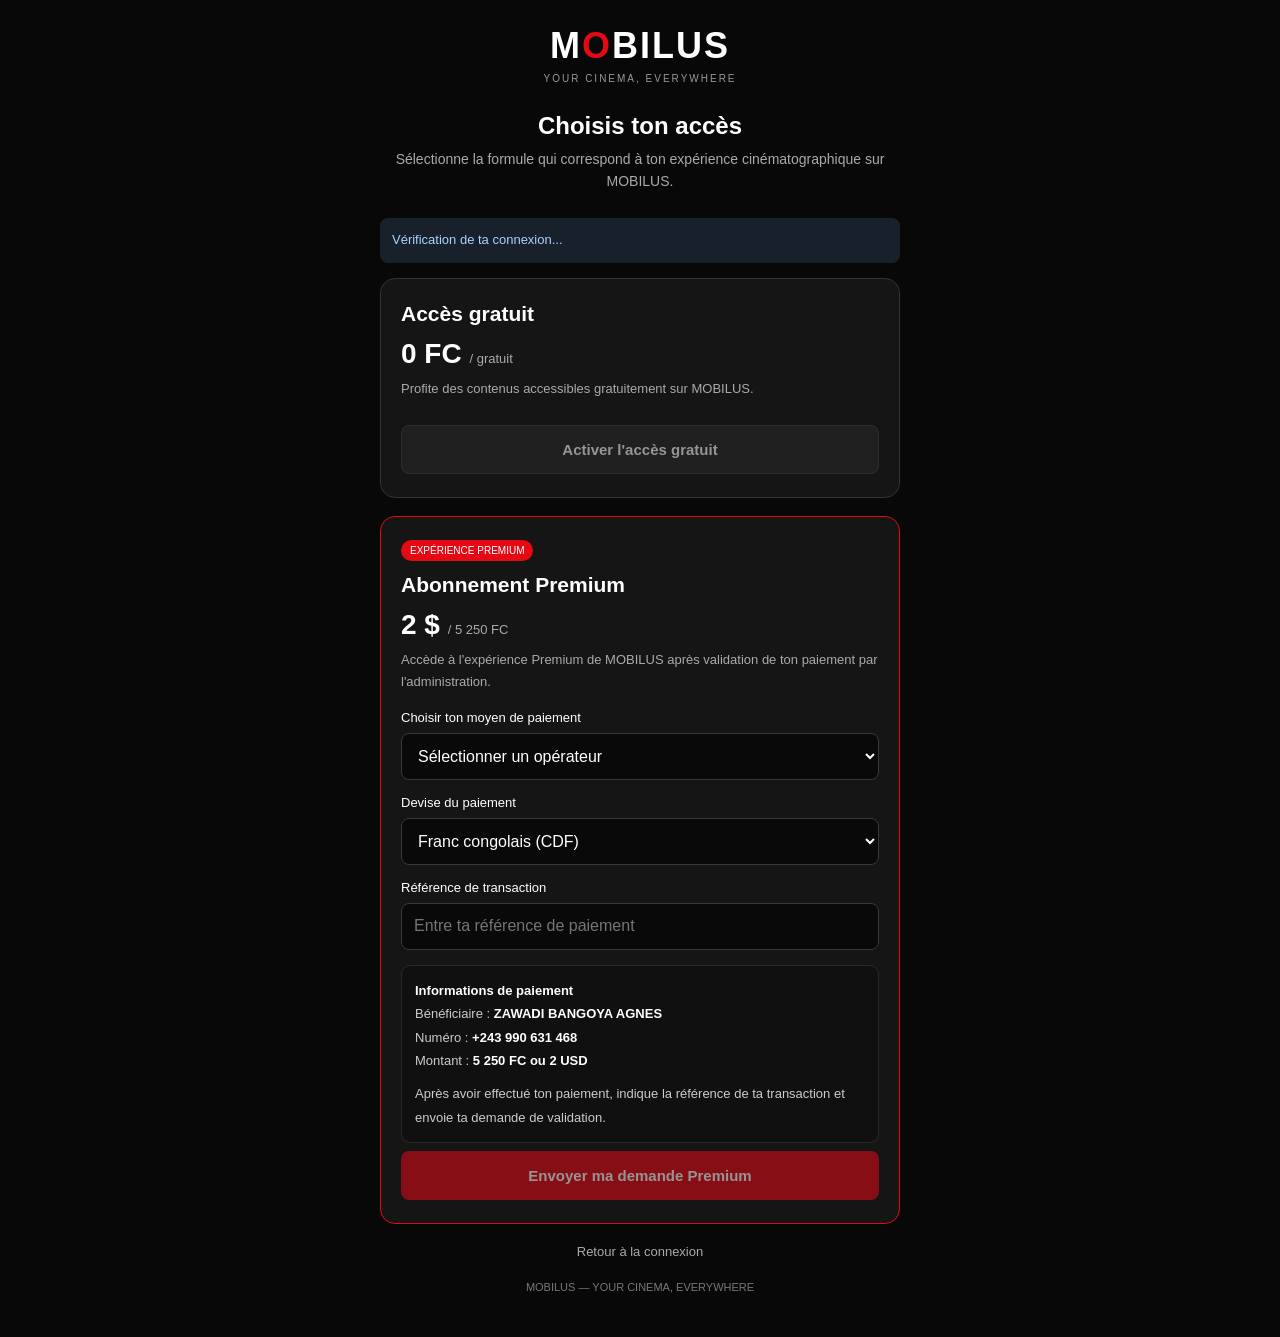
<file: abonnement.html>
<!DOCTYPE html>
<html lang="fr">
<head>
    <meta charset="UTF-8">
    <meta name="viewport" content="width=device-width, initial-scale=1.0">
    <meta name="theme-color" content="#080808">
    <title>Abonnement — MOBILUS</title>

    <style>
        * {
            margin: 0;
            padding: 0;
            box-sizing: border-box;
        }

        body {
            min-height: 100vh;
            background: #080808;
            color: #fff;
            font-family: Arial, Helvetica, sans-serif;
            padding: 25px 15px 40px;
        }

        .conteneur {
            width: 100%;
            max-width: 520px;
            margin: auto;
        }

        .logo {
            text-align: center;
            margin-bottom: 28px;
        }

        .logo h1 {
            font-size: 36px;
            font-weight: 900;
            letter-spacing: 2px;
        }

        .logo span {
            color: #e50914;
        }

        .logo p {
            color: #999;
            font-size: 10px;
            letter-spacing: 2px;
            margin-top: 6px;
        }

        .titre {
            font-size: 24px;
            margin-bottom: 8px;
            text-align: center;
        }

        .description {
            color: #aaa;
            font-size: 14px;
            text-align: center;
            line-height: 1.6;
            margin-bottom: 25px;
        }

        .carte {
            background: #151515;
            border: 1px solid #292929;
            border-radius: 15px;
            padding: 23px 20px;
            margin-bottom: 18px;
        }

        .carte h2 {
            font-size: 21px;
            margin-bottom: 12px;
        }

        .prix {
            font-size: 28px;
            font-weight: bold;
            margin-bottom: 8px;
        }

        .prix small {
            font-size: 13px;
            color: #aaa;
            font-weight: normal;
        }

        .details {
            color: #aaa;
            font-size: 13px;
            line-height: 1.7;
            margin-bottom: 17px;
        }

        .gratuit {
            border-color: #333;
        }

        .premium {
            border-color: #e50914;
        }

        .badge {
            display: inline-block;
            background: #e50914;
            color: white;
            font-size: 10px;
            padding: 5px 9px;
            border-radius: 20px;
            margin-bottom: 12px;
        }

        button {
            width: 100%;
            min-height: 49px;
            padding: 12px;
            border: none;
            border-radius: 8px;
            background: #e50914;
            color: white;
            font-size: 15px;
            font-weight: bold;
            cursor: pointer;
            margin-top: 8px;
        }

        button:disabled {
            opacity: 0.55;
            cursor: not-allowed;
        }

        .bouton-gratuit {
            background: #292929;
            border: 1px solid #444;
        }

        .champ {
            margin-top: 15px;
        }

        label {
            display: block;
            font-size: 13px;
            margin-bottom: 8px;
        }

        input, select {
            width: 100%;
            min-height: 47px;
            padding: 12px;
            border: 1px solid #383838;
            border-radius: 8px;
            background: #090909;
            color: white;
            font-size: 16px;
            outline: none;
        }

        input:focus, select:focus {
            border-color: #e50914;
        }

        select option {
            background: #151515;
            color: white;
        }

        #message {
            display: block;
            padding: 12px;
            margin: 15px 0;
            border-radius: 8px;
            font-size: 13px;
            line-height: 1.6;
            background: #171717;
            color: #ddd;
        }

        #message.succes {
            background: #102417;
            color: #8ee6a0;
        }

        #message.erreur {
            background: #301313;
            color: #ff9292;
        }

        #message.info {
            background: #17202b;
            color: #a9d2ff;
        }

        .instructions {
            background: #101010;
            border: 1px solid #292929;
            border-radius: 9px;
            padding: 13px;
            margin-top: 15px;
            font-size: 13px;
            line-height: 1.8;
            color: #ccc;
        }

        .instructions strong {
            color: white;
        }

        .note {
            color: #777;
            font-size: 11px;
            text-align: center;
            line-height: 1.6;
            margin-top: 20px;
        }

        .retour {
            display: block;
            text-align: center;
            color: #aaa;
            text-decoration: none;
            font-size: 13px;
            margin-top: 20px;
        }

        .retour:hover {
            color: white;
        }
    </style>
</head>

<body>

<main class="conteneur">

    <header class="logo">
        <h1>M<span>O</span>BILUS</h1>
        <p>YOUR CINEMA, EVERYWHERE</p>
    </header>

    <h2 class="titre">Choisis ton accès</h2>

    <p class="description">
        Sélectionne la formule qui correspond à ton expérience
        cinématographique sur MOBILUS.
    </p>

    <div id="message" class="info" role="status" aria-live="polite">
        Vérification de ta connexion...
    </div>

    <!-- ACCÈS GRATUIT -->

    <section class="carte gratuit">

        <h2>Accès gratuit</h2>

        <p class="prix">
            0 FC
            <small>/ gratuit</small>
        </p>

        <p class="details">
            Profite des contenus accessibles gratuitement
            sur MOBILUS.
        </p>

        <button
            type="button"
            id="boutonGratuit"
            class="bouton-gratuit"
            disabled>
            Activer l'accès gratuit
        </button>

    </section>

    <!-- ABONNEMENT PREMIUM -->

    <section class="carte premium">

        <span class="badge">EXPÉRIENCE PREMIUM</span>

        <h2>Abonnement Premium</h2>

        <p class="prix">
            2 $
            <small>/ 5 250 FC</small>
        </p>

        <p class="details">
            Accède à l'expérience Premium de MOBILUS
            après validation de ton paiement par l'administration.
        </p>

        <div class="champ">

            <label for="operateur">
                Choisir ton moyen de paiement
            </label>

            <select id="operateur">
                <option value="">Sélectionner un opérateur</option>
                <option value="M-Pesa">M-Pesa</option>
                <option value="Airtel Money">Airtel Money</option>
                <option value="Orange Money">Orange Money</option>
                <option value="AfriMoney">AfriMoney</option>
            </select>

        </div>

        <div class="champ">

            <label for="devise">
                Devise du paiement
            </label>

            <select id="devise">
                <option value="CDF">Franc congolais (CDF)</option>
                <option value="USD">Dollar américain (USD)</option>
            </select>

        </div>

        <div class="champ">

            <label for="reference">
                Référence de transaction
            </label>

            <input
                type="text"
                id="reference"
                placeholder="Entre ta référence de paiement"
                autocomplete="off">
        </div>

        <div class="instructions">

            <strong>Informations de paiement</strong><br>

            Bénéficiaire :
            <strong>ZAWADI BANGOYA AGNES</strong><br>

            Numéro :
            <strong>+243 990 631 468</strong><br>

            Montant :
            <strong>5 250 FC ou 2 USD</strong>

            <p style="margin-top:10px;">
                Après avoir effectué ton paiement, indique
                la référence de ta transaction et envoie
                ta demande de validation.
            </p>

        </div>

        <button
            type="button"
            id="boutonPremium"
            disabled>
            Envoyer ma demande Premium
        </button>

    </section>

    <a href="connexion.html" class="retour">
        Retour à la connexion
    </a>

    <p class="note">
        MOBILUS — YOUR CINEMA, EVERYWHERE
    </p>

</main>

<script type="module">

import { createClient }
    from "https://esm.sh/@supabase/supabase-js@2";

/* CONFIGURATION SUPABASE */

const SUPABASE_URL =
    "https://uoxccezhznxmgggjupqd.supabase.co";

const SUPABASE_KEY =
    "sb_publishable_-3OGf57zowok1GS8s0e9gQ_Qg2pVRmO";

const supabase = createClient(
    SUPABASE_URL,
    SUPABASE_KEY
);

/* ÉLÉMENTS */

const message = document.getElementById("message");

const boutonGratuit =
    document.getElementById("boutonGratuit");

const boutonPremium =
    document.getElementById("boutonPremium");

const operateur =
    document.getElementById("operateur");

const devise =
    document.getElementById("devise");

const reference =
    document.getElementById("reference");

let utilisateurConnecte = null;
let profilUtilisateur = null;
let verificationTerminee = false;

/* AFFICHER UN MESSAGE */

function afficherMessage(texte, type = "info") {
    message.textContent = texte;
    message.className = type;
}

/* DÉLAI DE SÉCURITÉ */

function avecDelai(promise, millisecondes = 15000) {

    return Promise.race([
        promise,

        new Promise((_, reject) => {
            setTimeout(() => {
                reject(
                    new Error(
                        "La connexion prend trop de temps. Vérifie ta connexion Internet puis réessaie."
                    )
                );
            }, millisecondes);
        })
    ]);
}

/* VÉRIFIER L'UTILISATEUR ET SON PROFIL */

async function verifierUtilisateur() {

    boutonGratuit.disabled = true;
    boutonPremium.disabled = true;

    afficherMessage(
        "Vérification de ta connexion MOBILUS...",
        "info"
    );

    try {

        const resultatSession = await avecDelai(
            supabase.auth.getSession()
        );

        if (resultatSession.error) {
            throw resultatSession.error;
        }

        const session = resultatSession.data.session;

        if (!session) {

            afficherMessage(
                "Tu dois te connecter avant de choisir ton abonnement.",
                "erreur"
            );

            setTimeout(() => {
                window.location.replace("connexion.html");
            }, 1500);

            return;
        }

        utilisateurConnecte = session.user;

        const resultatProfil = await avecDelai(
            supabase
                .from("profils")
                .select(
                    "id,type_acces,statut_abonnement,date_fin_abonnement"
                )
                .eq("id", utilisateurConnecte.id)
                .maybeSingle()
        );

        if (resultatProfil.error) {
            throw resultatProfil.error;
        }

        profilUtilisateur = resultatProfil.data;

        if (!profilUtilisateur) {

            afficherMessage(
                "Ton profil MOBILUS est introuvable. Termine d'abord ton inscription.",
                "erreur"
            );

            setTimeout(() => {
                window.location.replace("inscription.html");
            }, 1800);

            return;
        }

        verificationTerminee = true;

        boutonGratuit.disabled = false;
        boutonPremium.disabled = false;

        afficherMessage(
            "Connexion vérifiée. Tu peux maintenant choisir ton accès MOBILUS.",
            "succes"
        );

    } catch (erreur) {

        console.error(
            "Erreur de vérification MOBILUS :",
            erreur
        );

        afficherMessage(
            "Erreur Supabase : " +
            (erreur.message || "Impossible de vérifier ton profil."),
            "erreur"
        );

        boutonGratuit.disabled = true;
        boutonPremium.disabled = true;
    }
}

/* ACTIVER L'ACCÈS GRATUIT */

async function choisirGratuit() {

    if (!verificationTerminee || !utilisateurConnecte) {

        afficherMessage(
            "Ta connexion n'a pas encore été vérifiée. Recharge la page.",
            "erreur"
        );

        return;
    }

    boutonGratuit.disabled = true;
    boutonPremium.disabled = true;

    boutonGratuit.textContent = "Activation...";

    afficherMessage(
        "Activation de ton accès gratuit...",
        "info"
    );

    try {

        const resultat = await avecDelai(
            supabase
                .from("profils")
                .update({
                    type_acces: "gratuit",
                    statut_abonnement: "actif",
                    date_fin_abonnement: null,
                    updated_at: new Date().toISOString()
                })
                .eq("id", utilisateurConnecte.id)
                .select("id")
        );

        if (resultat.error) {
            throw resultat.error;
        }

        if (!resultat.data || resultat.data.length === 0) {

            throw new Error(
                "Aucun profil modifié. Vérifie les autorisations UPDATE de la table profils."
            );
        }

        localStorage.setItem(
            "mobilusConnecte",
            "oui"
        );

        localStorage.setItem(
            "mobilusEmail",
            utilisateurConnecte.email || ""
        );

        afficherMessage(
            "Ton accès gratuit est activé. Bienvenue sur MOBILUS !",
            "succes"
        );

        setTimeout(() => {
            window.location.replace("index.html");
        }, 1200);

    } catch (erreur) {

        console.error(
            "Erreur accès gratuit :",
            erreur
        );

        afficherMessage(
            erreur.message ||
            "Impossible d'activer ton accès gratuit.",
            "erreur"
        );

        boutonGratuit.disabled = false;
        boutonPremium.disabled = false;

    } finally {

        boutonGratuit.textContent =
            "Activer l'accès gratuit";
    }
}

/* ENVOYER UNE DEMANDE PREMIUM */

async function choisirPremium() {

    if (!verificationTerminee || !utilisateurConnecte) {

        afficherMessage(
            "Ta connexion n'a pas encore été vérifiée.",
            "erreur"
        );

        return;
    }

    const methode = operateur.value;
    const monnaie = devise.value;
    const ref = reference.value.trim();

    if (!methode) {

        afficherMessage(
            "Sélectionne d'abord ton opérateur de paiement.",
            "erreur"
        );

        return;
    }

    if (ref.length < 4) {

        afficherMessage(
            "Entre une référence de transaction valide.",
            "erreur"
        );

        return;
    }

    boutonGratuit.disabled = true;
    boutonPremium.disabled = true;

    boutonPremium.textContent = "Envoi en cours...";

    afficherMessage(
        "Enregistrement de ta demande Premium...",
        "info"
    );

    try {

        const montantCDF = monnaie === "CDF" ? 5250 : null;

        const montantUSD = monnaie === "USD" ? 2 : null;

        const resultat = await avecDelai(
            supabase
                .from("demandes_paiement")
                .insert({
                    user_id: utilisateurConnecte.id,
                    email: utilisateurConnecte.email,
                    operateur: methode,
                    numero_destination: "+243990631468",
                    beneficiaire: "ZAWADI BANGOYA AGNES",
                    montant_cdf: montantCDF,
                    montant_usd: montantUSD,
                    reference_transaction: ref
                })
                .select("id")
        );

        if (resultat.error) {
            throw resultat.error;
        }

        afficherMessage(
            "Ta demande Premium a été envoyée. Elle sera examinée par l'administration MOBILUS.",
            "succes"
        );

        reference.value = "";

    } catch (erreur) {

        console.error(
            "Erreur demande Premium :",
            erreur
        );

        afficherMessage(
            erreur.message ||
            "Impossible d'envoyer ta demande Premium.",
            "erreur"
        );

    } finally {

        boutonPremium.textContent =
            "Envoyer ma demande Premium";

        boutonGratuit.disabled = false;
        boutonPremium.disabled = false;
    }
}

/* ÉVÉNEMENTS DES BOUTONS */

boutonGratuit.addEventListener(
    "click",
    choisirGratuit
);

boutonPremium.addEventListener(
    "click",
    choisirPremium
);

/* VÉRIFICATION AU CHARGEMENT */

verifierUtilisateur();

</script>

</body>
</html>
</file>
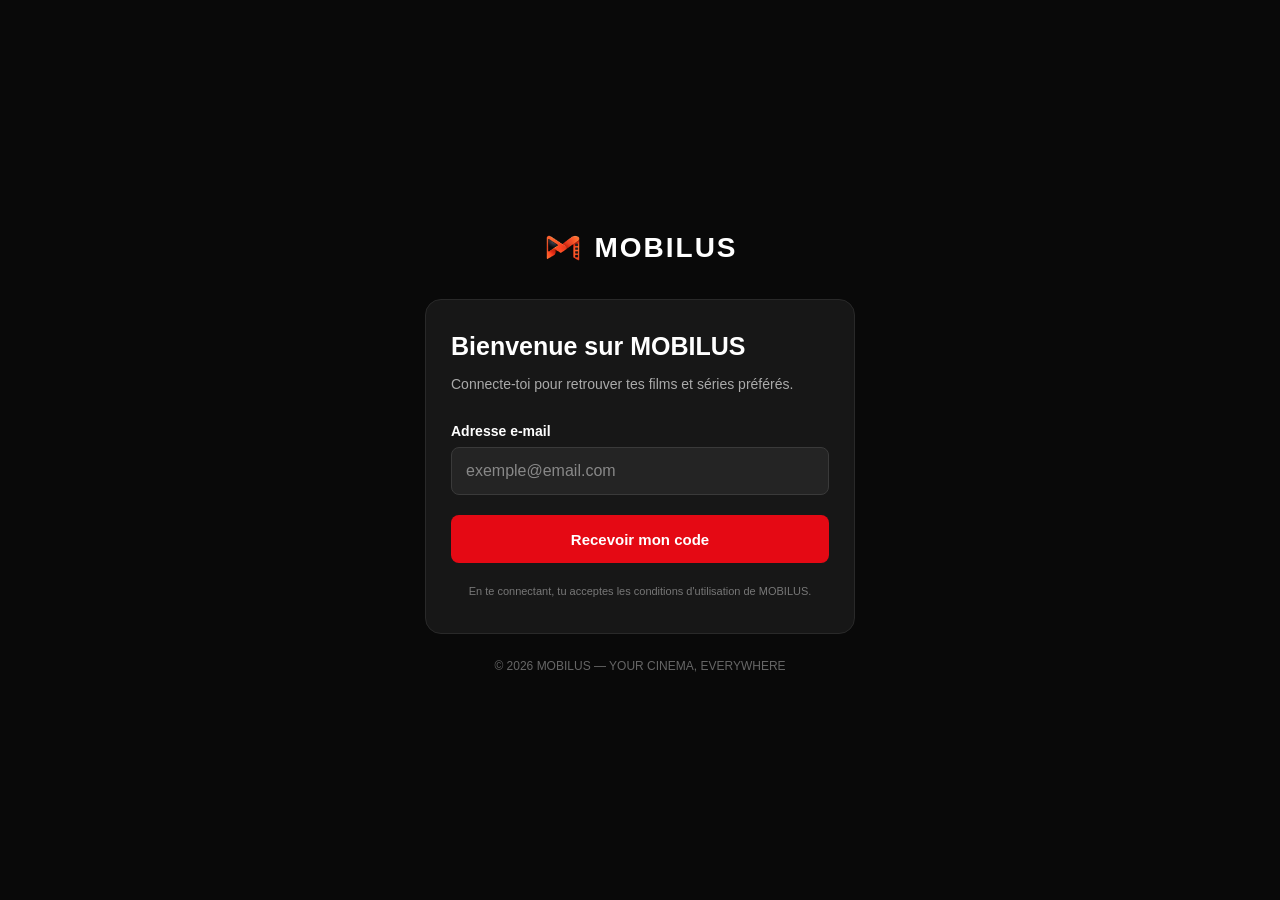
<file: connexion.html>
<!DOCTYPE html>
<html lang="fr">
<head>
    <meta charset="UTF-8">
    <meta name="viewport" content="width=device-width, initial-scale=1.0, viewport-fit=cover">
    <meta name="theme-color" content="#080808">
    <title>Connexion | MOBILUS</title>
    <link rel="stylesheet" href="connexion.css">
</head>
<body>
<main class="connexion-container">
<a href="index.html" class="logo">
    <img src="mobilus.png" alt="Logo MOBILUS"
         onerror="this.style.display='none'">
    <span class="logo-nom">MOBILUS</span>
</a>
<section class="connexion-box">
    <h1>Bienvenue sur MOBILUS</h1>
    <p class="sous-titre">
        Connecte-toi pour retrouver tes films et séries préférés.
    </p>
    <form id="formConnexion">
        <div id="etapeEmail">
            <label for="email">Adresse e-mail</label>
            <input
                type="email"
                id="email"
                placeholder="exemple@email.com"
                autocomplete="email"
                required
            >
            <button type="submit" id="boutonConnexion">
                Recevoir mon code
            </button>
        </div>
        <div id="etapeCode" hidden>
            <label for="codeOTP">Code de vérification</label>
            <input
                type="text"
                id="codeOTP"
                placeholder="Entre ton code à 6 chiffres"
                inputmode="numeric"
                autocomplete="one-time-code"
                maxlength="6"
                pattern="[0-9]{6}"
            >
            <button type="button" id="boutonVerifier">
                Vérifier mon code
            </button>
            <button type="button" id="boutonRetour">
                Changer d'adresse e-mail
            </button>
            <button type="button" id="boutonRenvoyer">
                Renvoyer le code
            </button>
        </div>
    </form>
    <p id="message" role="status" aria-live="polite"></p>
    <p class="conditions">
        En te connectant, tu acceptes les conditions d'utilisation
        de MOBILUS.
    </p>
</section>
<footer>
    © 2026 MOBILUS — YOUR CINEMA, EVERYWHERE
</footer>
</main>
<script type="module">
import { createClient }
from "https://esm.sh/@supabase/supabase-js@2";
const SUPABASE_URL =
"https://uoxccezhznxmgggjupqd.supabase.co";
const SUPABASE_KEY =
"sb_publishable_-3OGf57zowok1GS8s0e9gQ_Qg2pVRmO";
const supabase = createClient(
    SUPABASE_URL,
    SUPABASE_KEY
);
const ADMINS_MOBILUS = [
    "mobiluscinema@gmail.com",
    "agishemossi@gmail.com"
];
const formulaire = document.getElementById("formConnexion");
const champEmail = document.getElementById("email");
const champCode = document.getElementById("codeOTP");
const etapeEmail = document.getElementById("etapeEmail");
const etapeCode = document.getElementById("etapeCode");
const boutonConnexion = document.getElementById("boutonConnexion");
const boutonVerifier = document.getElementById("boutonVerifier");
const boutonRetour = document.getElementById("boutonRetour");
const boutonRenvoyer = document.getElementById("boutonRenvoyer");
const message = document.getElementById("message");
let emailUtilisateur = "";
let verificationEnCours = false;
let redirectionEnCours = false;
function afficherMessage(texte, erreur = false) {
    message.textContent = texte;
    message.className = erreur ? "erreur" : "succes";
}
function afficherErreurDetaillee(erreur) {
    console.error("Erreur Supabase :", erreur);
    afficherMessage(
        erreur.message || "Une erreur est survenue.",
        true
    );
}
// REDIRECTION APRÈS VÉRIFICATION DU VRAI OTP
async function redirigerApresConnexion(utilisateur) {
    if (redirectionEnCours) return;
    redirectionEnCours = true;
    afficherMessage("Vérification de ton compte MOBILUS...");
    try {
        const email = utilisateur.email?.toLowerCase();
        if (!email) {
            throw new Error("Adresse e-mail introuvable.");
        }
        localStorage.setItem("mobilusConnecte", "oui");
        localStorage.setItem("mobilusEmail", email);
        // ADMINISTRATEURS : ACCÈS DIRECT À L'ADMINISTRATION
        if (ADMINS_MOBILUS.includes(email)) {
            afficherMessage(
                "Connexion administrateur réussie !"
            );
            window.location.replace("admin.html");
            return;
        }
        // UTILISATEURS NORMAUX : VÉRIFICATION DU PROFIL
        const { data: profil, error } = await supabase
            .from("profils")
            .select("*")
            .eq("id", utilisateur.id)
            .maybeSingle();
        if (error) throw error;
        if (!profil) {
            afficherMessage("Terminons ton inscription...");
            window.location.replace("inscription.html");
            return;
        }
        const profilComplet =
            profil.nom &&
            profil.prenom &&
            profil.telephone &&
            profil.pays &&
            profil.ville;
        if (!profilComplet) {
            afficherMessage(
                "Ton inscription doit être terminée..."
            );
            window.location.replace("inscription.html");
            return;
        }
        const accesChoisi =
            profil.type_acces ||
            profil.statut_abonnement;
        if (!accesChoisi) {
            afficherMessage(
                "Choisis ton mode d'accès à MOBILUS..."
            );
            window.location.replace("abonnement.html");
            return;
        }
        afficherMessage(
            "Connexion réussie ! Bienvenue sur MOBILUS."
        );
        window.location.replace("index.html");
    } catch (erreur) {
        console.error(
            "Erreur de vérification du compte :",
            erreur
        );
        afficherMessage(
            "Impossible de vérifier ton compte. Réessaie.",
            true
        );
        redirectionEnCours = false;
    }
}
// ENVOYER LE CODE OTP
async function envoyerCode() {
    const email = champEmail.value.trim().toLowerCase();
    if (!email) {
        afficherMessage(
            "Entre une adresse e-mail valide.",
            true
        );
        return;
    }
    emailUtilisateur = email;
    boutonConnexion.disabled = true;
    boutonConnexion.textContent = "Envoi en cours...";
    afficherMessage("Envoi du code de vérification...");
    try {
        const { error } = await supabase.auth.signInWithOtp({
            email: emailUtilisateur,
            options: {
                shouldCreateUser: true
            }
        });
        if (error) throw error;
        etapeEmail.hidden = true;
        etapeCode.hidden = false;
        afficherMessage(
            "Un code a été envoyé à " + emailUtilisateur
        );
        champCode.focus();
    } catch (erreur) {
        afficherErreurDetaillee(erreur);
    } finally {
        boutonConnexion.disabled = false;
        boutonConnexion.textContent = "Recevoir mon code";
    }
}
// VÉRIFIER LE CODE OTP
async function verifierCode() {
    if (verificationEnCours) return;
    const code = champCode.value.trim();
    if (!/^[0-9]{6}$/.test(code)) {
        afficherMessage(
            "Entre un code valide de 6 chiffres.",
            true
        );
        return;
    }
    verificationEnCours = true;
    boutonVerifier.disabled = true;
    boutonVerifier.textContent = "Vérification...";
    try {
        const { data, error } = await supabase.auth.verifyOtp({
            email: emailUtilisateur,
            token: code,
            type: "email"
        });
        if (error) throw error;
        if (!data.user) {
            throw new Error("Utilisateur introuvable.");
        }
        await redirigerApresConnexion(data.user);
    } catch (erreur) {
        afficherErreurDetaillee(erreur);
    } finally {
        verificationEnCours = false;
        boutonVerifier.disabled = false;
        boutonVerifier.textContent = "Vérifier mon code";
    }
}
// CHANGER D'ADRESSE
boutonRetour.addEventListener("click", function () {
    etapeCode.hidden = true;
    etapeEmail.hidden = false;
    champCode.value = "";
    afficherMessage("");
});
// RENVOYER LE CODE
boutonRenvoyer.addEventListener("click", async function () {
    boutonRenvoyer.disabled = true;
    boutonRenvoyer.textContent = "Envoi...";
    try {
        const { error } = await supabase.auth.signInWithOtp({
            email: emailUtilisateur,
            options: {
                shouldCreateUser: true
            }
        });
        if (error) throw error;
        afficherMessage("Un nouveau code a été envoyé.");
    } catch (erreur) {
        afficherErreurDetaillee(erreur);
    } finally {
        boutonRenvoyer.disabled = false;
        boutonRenvoyer.textContent = "Renvoyer le code";
    }
});
// ÉVÉNEMENTS
formulaire.addEventListener("submit", function(event) {
    event.preventDefault();
    envoyerCode();
});
boutonVerifier.addEventListener("click", verifierCode);
champCode.addEventListener("input", function() {
    champCode.value = champCode.value
        .replace(/[^0-9]/g, "")
        .slice(0, 6);
});
// UNE SESSION EXISTANTE NE DOIT PAS CONTOURNER LE CODE OTP
async function verifierSessionExistante() {
    try {
        const { data, error } = await supabase.auth.getSession();
        if (error) throw error;
        if (data.session) {
            // On ferme l'ancienne session pour imposer
            // une nouvelle vérification OTP.
            await supabase.auth.signOut();
            localStorage.removeItem("mobilusConnecte");
            localStorage.removeItem("mobilusEmail");
        }
    } catch (erreur) {
        console.error(
            "Erreur de vérification de session :",
            erreur
        );
        afficherMessage(
            "Impossible de préparer la connexion. Recharge la page.",
            true
        );
    }
}
verifierSessionExistante();
</script>
</body>
</html>
</file>
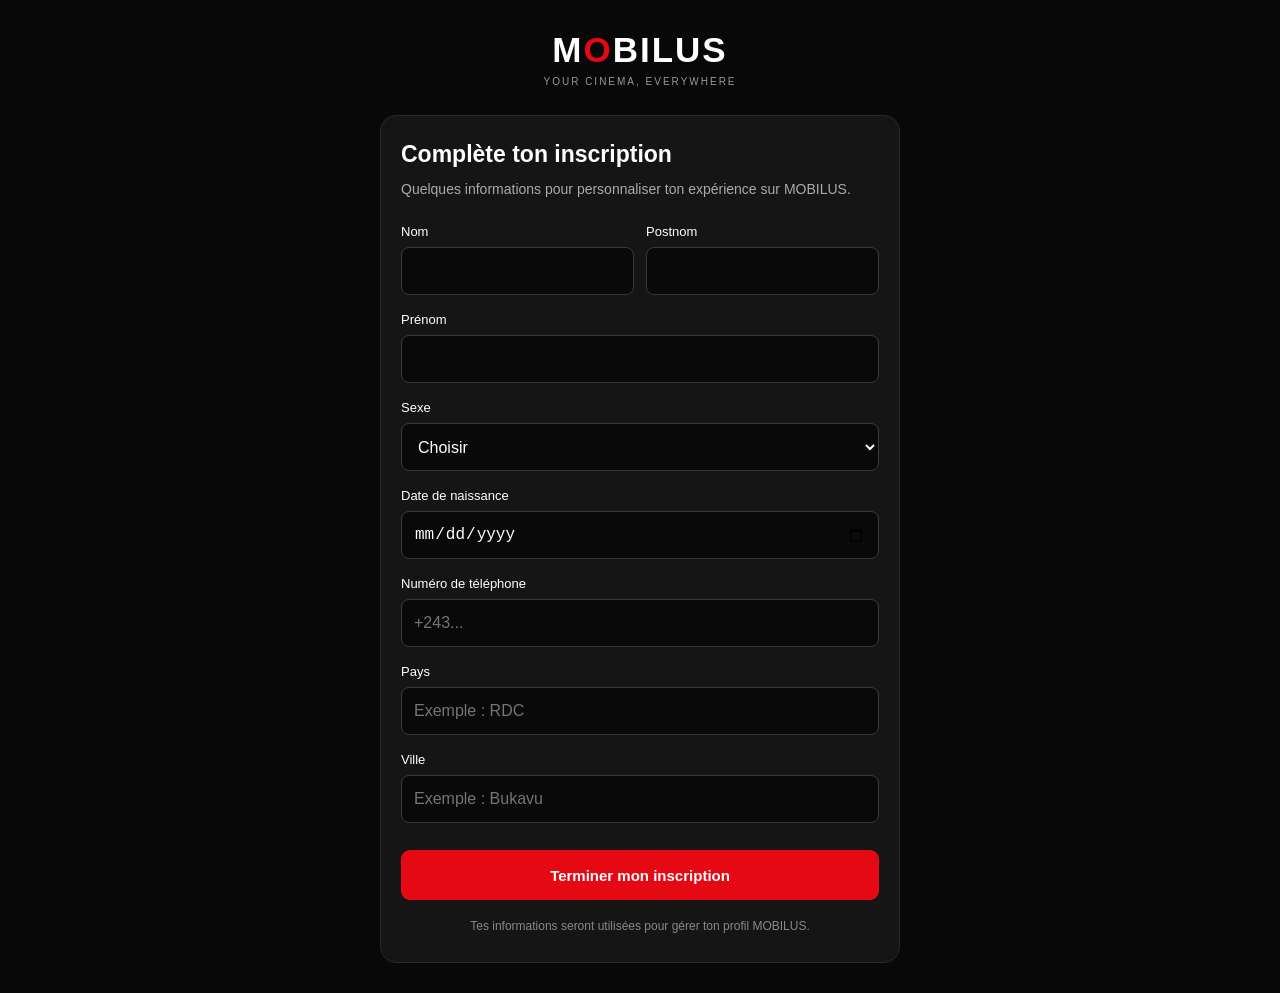
<file: inscription.html>
<!DOCTYPE html>
<html lang="fr">
<head>
    <meta charset="UTF-8">
    <meta name="viewport" content="width=device-width, initial-scale=1.0">
    <meta name="theme-color" content="#080808">
    <title>Inscription — MOBILUS</title>
<style>
    * {
        margin: 0;
        padding: 0;
        box-sizing: border-box;
    }
    body {
        min-height: 100vh;
        background: #080808;
        color: #fff;
        font-family: Arial, Helvetica, sans-serif;
        padding: 30px 16px;
    }
    .conteneur {
        width: 100%;
        max-width: 520px;
        margin: auto;
    }
    .logo {
        text-align: center;
        margin-bottom: 28px;
    }
    .logo h1 {
        font-size: 35px;
        font-weight: 900;
        letter-spacing: 2px;
    }
    .logo span {
        color: #e50914;
    }
    .logo p {
        color: #999;
        font-size: 10px;
        letter-spacing: 2px;
        margin-top: 6px;
    }
    .carte {
        background: #151515;
        border: 1px solid #292929;
        border-radius: 16px;
        padding: 25px 20px;
    }
    h2 {
        font-size: 23px;
        margin-bottom: 10px;
    }
    .description {
        color: #aaa;
        font-size: 14px;
        line-height: 1.6;
        margin-bottom: 24px;
    }
    .groupe {
        margin-bottom: 17px;
    }
    label {
        display: block;
        font-size: 13px;
        margin-bottom: 8px;
    }
    input, select {
        width: 100%;
        min-height: 48px;
        padding: 12px;
        border: 1px solid #383838;
        border-radius: 8px;
        background: #090909;
        color: white;
        font-size: 16px;
        outline: none;
    }
    input:focus, select:focus {
        border-color: #e50914;
    }
    select option {
        background: #151515;
        color: white;
    }
    .ligne {
        display: grid;
        grid-template-columns: 1fr 1fr;
        gap: 12px;
    }
    button {
        width: 100%;
        min-height: 50px;
        border: none;
        border-radius: 9px;
        background: #e50914;
        color: white;
        font-size: 15px;
        font-weight: bold;
        cursor: pointer;
        margin-top: 10px;
    }
    button:disabled {
        opacity: 0.6;
        cursor: not-allowed;
    }
    #message {
        display: none;
        padding: 12px;
        margin-top: 17px;
        border-radius: 8px;
        font-size: 13px;
        line-height: 1.5;
    }
    #message.succes {
        display: block;
        background: #102417;
        color: #8ee6a0;
    }
    #message.erreur {
        display: block;
        background: #301313;
        color: #ff9292;
    }
    .note {
        color: #888;
        font-size: 12px;
        line-height: 1.6;
        margin-top: 17px;
        text-align: center;
    }
    @media (max-width: 380px) {
        .ligne {
            grid-template-columns: 1fr;
            gap: 0;
        }
        .carte {
            padding: 22px 16px;
        }
    }
</style>
</head>
<body>
<main class="conteneur">
<div class="logo">
    <h1>M<span>O</span>BILUS</h1>
    <p>YOUR CINEMA, EVERYWHERE</p>
</div>
<section class="carte">
    <h2>Complète ton inscription</h2>
    <p class="description">
        Quelques informations pour personnaliser
        ton expérience sur MOBILUS.
    </p>
    <form id="formInscription">
        <div class="ligne">
            <div class="groupe">
                <label for="nom">Nom</label>
                <input
                    type="text"
                    id="nom"
                    autocomplete="family-name"
                    required>
            </div>
            <div class="groupe">
                <label for="postnom">Postnom</label>
                <input
                    type="text"
                    id="postnom"
                    required>
            </div>
        </div>
        <div class="groupe">
            <label for="prenom">Prénom</label>
            <input
                type="text"
                id="prenom"
                autocomplete="given-name"
                required>
        </div>
        <div class="groupe">
            <label for="sexe">Sexe</label>
            <select id="sexe" required>
                <option value="">Choisir</option>
                <option value="Masculin">Masculin</option>
                <option value="Féminin">Féminin</option>
                <option value="Autre">Autre</option>
                <option value="Non précisé">Ne pas préciser</option>
            </select>
        </div>
        <div class="groupe">
            <label for="dateNaissance">Date de naissance</label>
            <input
                type="date"
                id="dateNaissance"
                required>
        </div>
        <div class="groupe">
            <label for="telephone">Numéro de téléphone</label>
            <input
                type="tel"
                id="telephone"
                placeholder="+243..."
                autocomplete="tel"
                required>
        </div>
        <div class="groupe">
            <label for="pays">Pays</label>
            <input
                type="text"
                id="pays"
                placeholder="Exemple : RDC"
                autocomplete="country-name"
                required>
        </div>
        <div class="groupe">
            <label for="ville">Ville</label>
            <input
                type="text"
                id="ville"
                placeholder="Exemple : Bukavu"
                autocomplete="address-level2"
                required>
        </div>
        <button type="submit" id="boutonValider">
            Terminer mon inscription
        </button>
    </form>
    <p id="message" role="status" aria-live="polite"></p>
    <p class="note">
        Tes informations seront utilisées pour gérer
        ton profil MOBILUS.
    </p>
</section>
</main>
<script type="module">
import { createClient }
    from "https://esm.sh/@supabase/supabase-js@2";
const SUPABASE_URL =
    "https://uoxccezhznxmgggjupqd.supabase.co";
const SUPABASE_KEY =
    "sb_publishable_-3OGf57zowok1GS8s0e9gQ_Qg2pVRmO";
const supabase = createClient(
    SUPABASE_URL,
    SUPABASE_KEY
);
const formulaire =
    document.getElementById("formInscription");
const bouton =
    document.getElementById("boutonValider");
const message =
    document.getElementById("message");
function afficherMessage(texte, type) {
    message.textContent = texte;
    message.className = type;
}
function valeur(id) {
    return document.getElementById(id).value.trim();
}
// Vérifier que l'utilisateur possède une session.
async function verifierSession() {
    const { data, error } =
        await supabase.auth.getSession();
    if (error) throw error;
    if (!data.session) {
        window.location.replace("connexion.html");
        return null;
    }
    return data.session.user;
}
// Charger la date maximale de naissance.
const dateInput =
    document.getElementById("dateNaissance");
dateInput.max = new Date().toISOString().split("T")[0];
// Enregistrer le profil.
formulaire.addEventListener("submit", async function(event) {
    event.preventDefault();
    bouton.disabled = true;
    bouton.textContent = "Enregistrement...";
    try {
        const utilisateur = await verifierSession();
        if (!utilisateur) return;
        const donnees = {
            id: utilisateur.id,
            nom: valeur("nom"),
            postnom: valeur("postnom"),
            prenom: valeur("prenom"),
            sexe: valeur("sexe"),
            date_naissance: valeur("dateNaissance"),
            telephone: valeur("telephone"),
            pays: valeur("pays"),
            ville: valeur("ville"),
            updated_at: new Date().toISOString()
        };
        if (
            new Date(donnees.date_naissance) >
            new Date(new Date().toISOString().split("T")[0])
        ) {
            throw new Error(
                "La date de naissance ne peut pas être dans le futur."
            );
        }
        const { error } = await supabase
            .from("profils")
            .upsert(donnees, {
                onConflict: "id"
            });
        if (error) throw error;
        localStorage.setItem("mobilusConnecte", "oui");
        localStorage.setItem(
            "mobilusEmail",
            utilisateur.email || ""
        );
        afficherMessage(
            "Inscription terminée ! Redirection...",
            "succes"
        );
        setTimeout(function() {
            window.location.replace("abonnement.html");
        }, 1200);
    } catch (erreur) {
        console.error("Erreur inscription :", erreur);
        afficherMessage(
            erreur.message || "Impossible d'enregistrer ton profil.",
            "erreur"
        );
    } finally {
        bouton.disabled = false;
        bouton.textContent = "Terminer mon inscription";
    }
});
// Vérifier la session dès l'ouverture.
verifierSession().catch(function(erreur) {
    console.error(erreur);
    afficherMessage(
        "Impossible de vérifier ta connexion. Réessaie.",
        "erreur"
    );
});
</script>
</body>
</html>
</file>
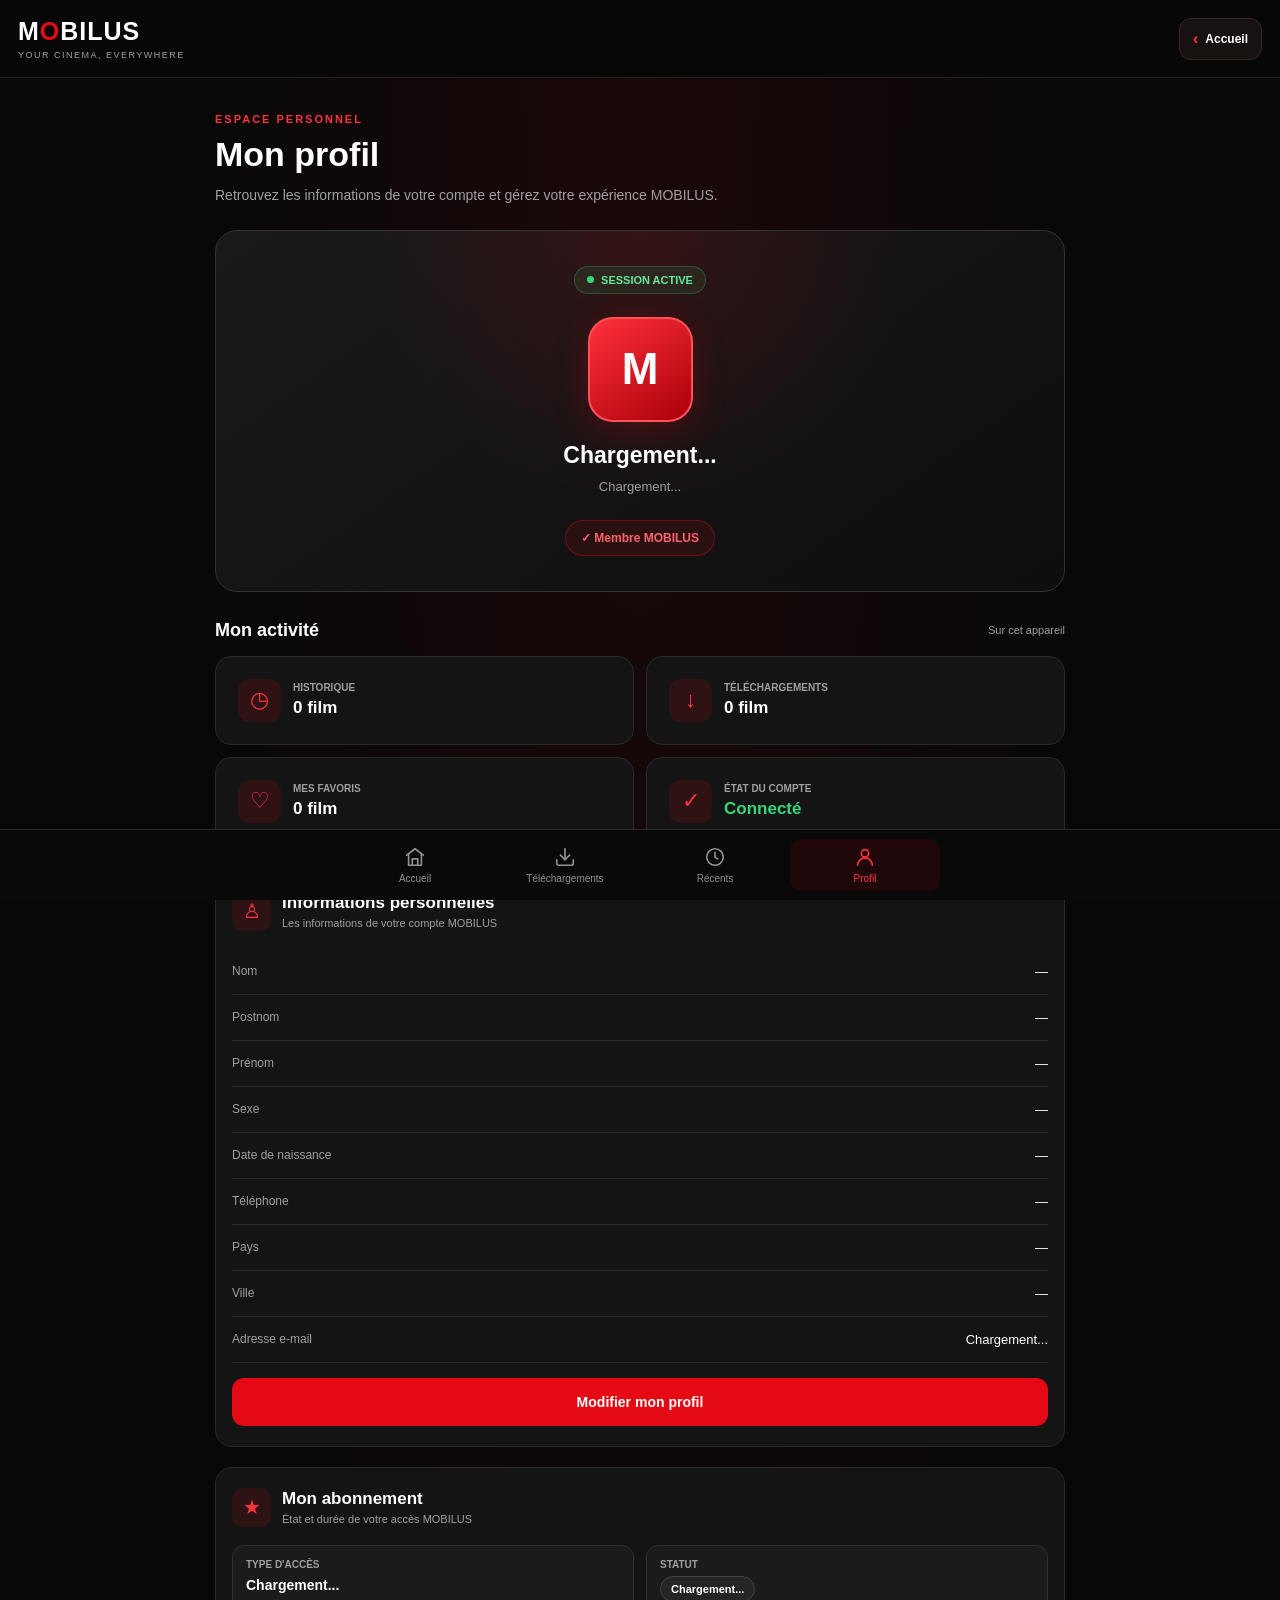
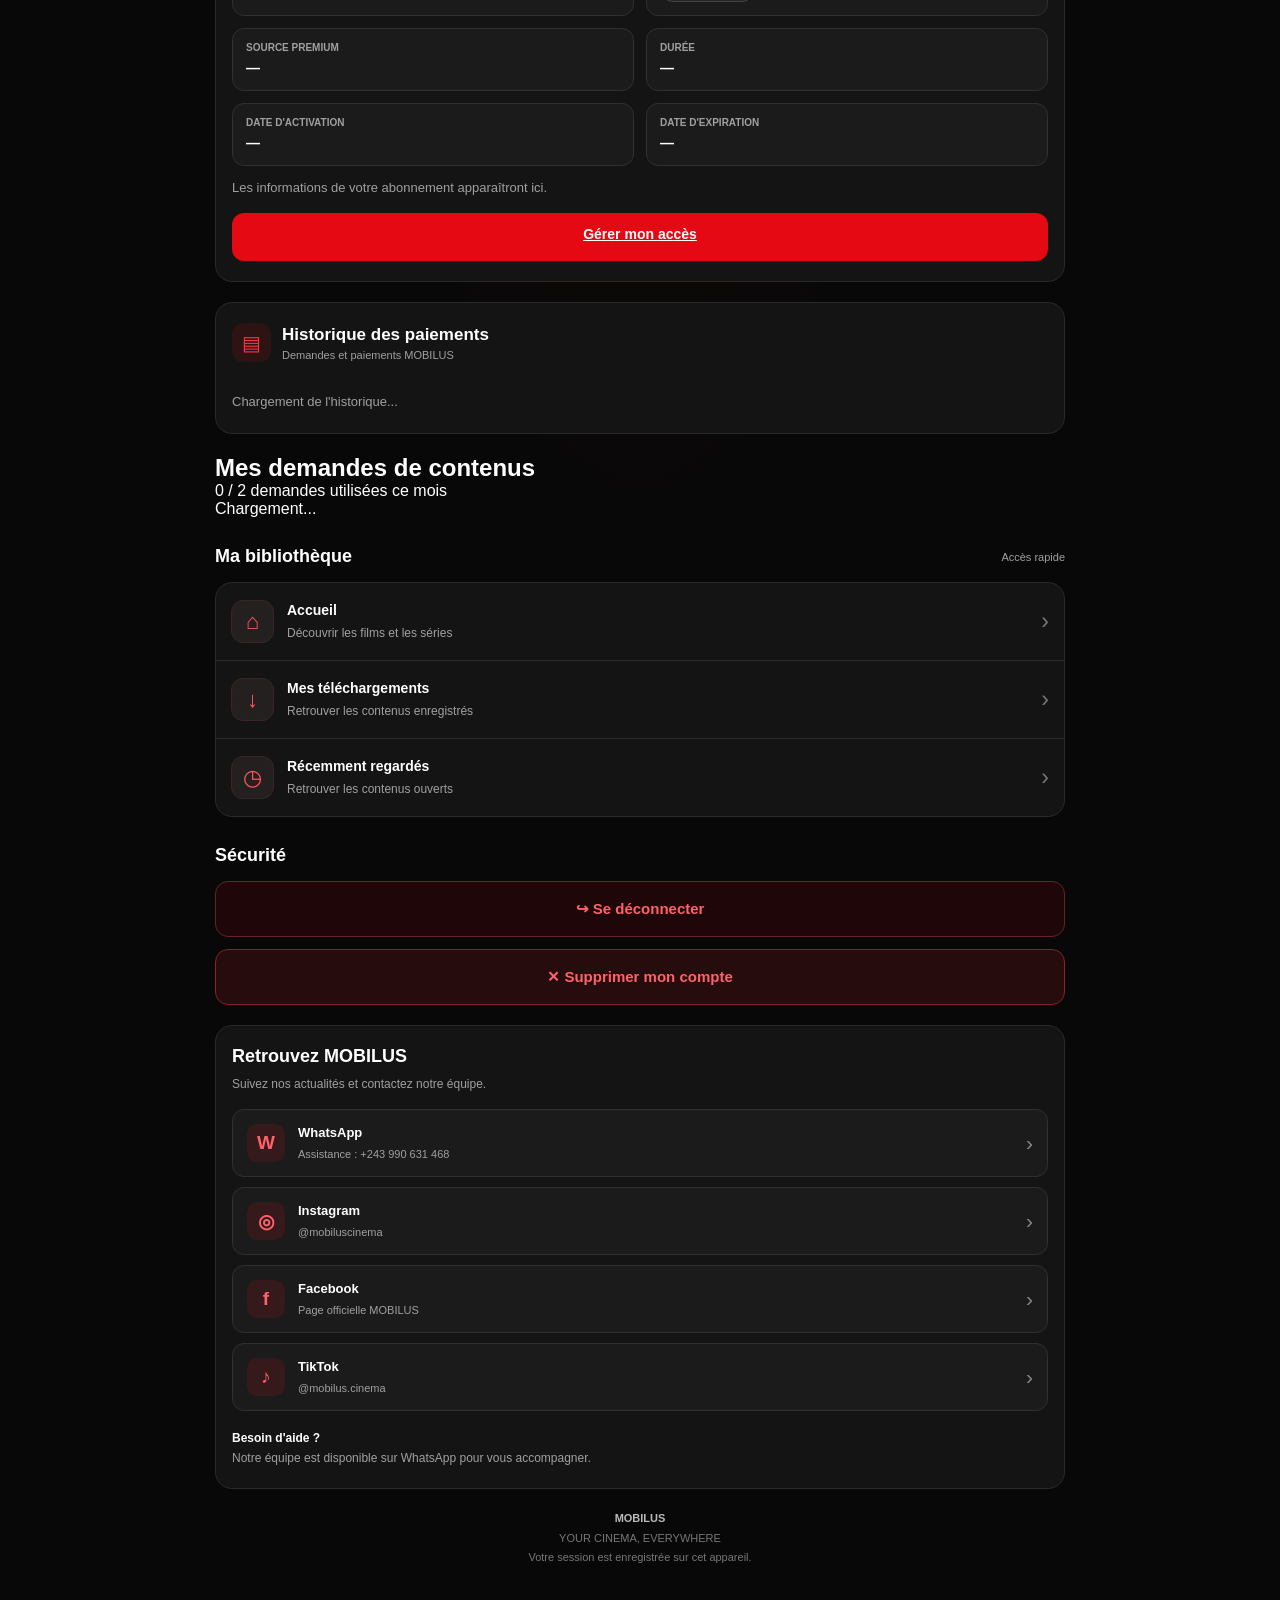
<file: profil.html>
<!DOCTYPE html>
<html lang="fr">
<head>
    <meta charset="UTF-8">
    <meta name="viewport" content="width=device-width, initial-scale=1.0">
    <meta name="theme-color" content="#080808">
    <title>Mon profil — MOBILUS</title>
<style>
    * { margin:0; padding:0; box-sizing:border-box; }
    :root {
        --fond:#080808;
        --carte:#141414;
        --rouge:#e50914;
        --rouge-clair:#ff333d;
        --texte:#fff;
        --gris:#a0a0a0;
        --bordure:#292929;
        --vert:#37d67a;
    }
    body {
        background:radial-gradient(ellipse at top,rgba(229,9,20,.09),transparent 48%),var(--fond);
        color:var(--texte);
        font-family:Arial,Helvetica,sans-serif;
        min-height:100vh;
        padding-bottom:120px;
    }
    button,a { -webkit-tap-highlight-color:transparent; }
    button { font-family:inherit; cursor:pointer; }
    [hidden] { display:none!important; }
    #mobilus-loading {
        position:fixed;
        inset:0;
        z-index:99999;
        display:flex;
        align-items:center;
        justify-content:center;
        background:#080808;
        opacity:1;
        visibility:visible;
        transition:opacity .2s,visibility .2s;
    }
    #mobilus-loading.hidden {
        opacity:0;
        visibility:hidden;
        pointer-events:none;
    }
    .loading-circle {
        width:48px;
        height:48px;
        border:4px solid #333;
        border-top-color:#ffd400;
        border-radius:50%;
        animation:rotation .8s linear infinite;
    }
    @keyframes rotation { to { transform:rotate(360deg); } }
    header {
        position:sticky;
        top:0;
        z-index:900;
        display:flex;
        align-items:center;
        justify-content:space-between;
        gap:12px;
        padding:17px 18px;
        background:rgba(8,8,8,.96);
        border-bottom:1px solid #222;
        backdrop-filter:blur(15px);
    }
    .logo {
        color:white;
        text-decoration:none;
        font-size:25px;
        font-weight:900;
        letter-spacing:1px;
    }
    .logo span { color:var(--rouge); }
    .sous-titre {
        color:var(--gris);
        font-size:9px;
        margin-top:4px;
        letter-spacing:1.5px;
    }
    .bouton-header {
        display:flex;
        align-items:center;
        gap:7px;
        min-height:42px;
        padding:0 13px;
        border:1px solid #3b2525;
        border-radius:12px;
        background:#171111;
        color:white;
        text-decoration:none;
        font-size:12px;
        font-weight:bold;
    }
    .bouton-header span { color:var(--rouge-clair); font-size:17px; }
    main {
        width:100%;
        max-width:900px;
        margin:auto;
        padding:25px 16px;
    }
    .titre-page { margin-bottom:22px; }
    .surtitre {
        color:var(--rouge-clair);
        font-size:11px;
        font-weight:bold;
        letter-spacing:2px;
        margin-bottom:10px;
    }
    .titre-page h1 { font-size:29px; margin-bottom:10px; }
    .titre-page p {
        color:var(--gris);
        font-size:14px;
        line-height:1.7;
    }
    .carte-profil {
        background:radial-gradient(circle at 50% 0%,rgba(229,9,20,.15),transparent 50%),linear-gradient(145deg,#191919,#0e0e0e);
        border:1px solid #333;
        border-radius:22px;
        padding:28px 18px;
        text-align:center;
        margin-bottom:22px;
    }
    .etiquette-compte {
        display:inline-flex;
        align-items:center;
        gap:7px;
        padding:7px 12px;
        background:rgba(55,214,122,.09);
        border:1px solid rgba(55,214,122,.25);
        border-radius:30px;
        color:#65e99a;
        font-size:11px;
        font-weight:bold;
        margin-bottom:23px;
    }
    .point-actif {
        width:7px;
        height:7px;
        background:var(--vert);
        border-radius:50%;
    }
    .avatar {
        width:105px;
        height:105px;
        margin:0 auto 20px;
        border-radius:25px;
        background:linear-gradient(145deg,#ff303a,#a9000a);
        border:2px solid #ff5159;
        display:flex;
        align-items:center;
        justify-content:center;
        font-size:44px;
        font-weight:900;
        box-shadow:0 8px 35px rgba(229,9,20,.23);
    }
    .carte-profil h2 { font-size:23px; margin-bottom:8px; overflow-wrap:anywhere; }
    .email-profil {
        color:var(--gris);
        font-size:13px;
        line-height:1.6;
        overflow-wrap:anywhere;
        margin-bottom:22px;
    }
    .badge-mobilus {
        display:inline-flex;
        gap:8px;
        padding:10px 15px;
        background:rgba(229,9,20,.11);
        border:1px solid rgba(229,9,20,.4);
        border-radius:30px;
        color:#ff626a;
        font-size:12px;
        font-weight:bold;
    }
    .titre-section {
        display:flex;
        align-items:center;
        justify-content:space-between;
        gap:10px;
        margin:28px 0 15px;
    }
    .titre-section h2 { font-size:18px; }
    .titre-section span { color:var(--gris); font-size:11px; }
    .grille-statistiques {
        display:grid;
        grid-template-columns:repeat(2,minmax(0,1fr));
        gap:12px;
        margin-bottom:25px;
    }
    .statistique {
        display:flex;
        align-items:center;
        gap:12px;
        padding:17px 12px;
        background:var(--carte);
        border:1px solid var(--bordure);
        border-radius:16px;
        min-width:0;
    }
    .stat-icone {
        width:43px;
        height:43px;
        flex-shrink:0;
        display:flex;
        align-items:center;
        justify-content:center;
        border-radius:12px;
        background:rgba(229,9,20,.13);
        color:var(--rouge-clair);
        font-size:22px;
    }
    .stat-info { min-width:0; }
    .stat-info small {
        display:block;
        color:var(--gris);
        font-size:10px;
        margin-bottom:5px;
        text-transform:uppercase;
        font-weight:bold;
    }
    .stat-info strong { font-size:17px; overflow-wrap:anywhere; }
    .stat-vert { color:var(--vert); }
    .section-informations {
        background:var(--carte);
        border:1px solid var(--bordure);
        border-radius:17px;
        padding:20px 16px;
        margin-bottom:20px;
    }
    .entete-section {
        display:flex;
        align-items:center;
        gap:11px;
        margin-bottom:18px;
    }
    .icone-section {
        width:39px;
        height:39px;
        display:flex;
        align-items:center;
        justify-content:center;
        background:rgba(229,9,20,.12);
        color:var(--rouge-clair);
        border-radius:11px;
        font-size:20px;
    }
    .entete-section h2 { font-size:17px; }
    .entete-section p { color:var(--gris); font-size:11px; margin-top:4px; }
    .information {
        display:flex;
        justify-content:space-between;
        gap:15px;
        padding:15px 0;
        border-bottom:1px solid #292929;
    }
    .information:last-child { border-bottom:none; padding-bottom:0; }
    .information .label { color:var(--gris); font-size:12px; }
    .information .valeur {
        max-width:60%;
        font-size:13px;
        text-align:right;
        overflow-wrap:anywhere;
    }
    .bouton-principal {
        width:100%;
        min-height:48px;
        padding:13px;
        border:0;
        border-radius:12px;
        background:var(--rouge);
        color:white;
        font-size:14px;
        font-weight:bold;
        margin-top:15px;
    }
    .bouton-secondaire {
        width:100%;
        min-height:46px;
        padding:12px;
        border:1px solid #444;
        border-radius:12px;
        background:#202020;
        color:white;
        font-size:13px;
        margin-top:10px;
    }
    .formulaire {
        background:var(--carte);
        border:1px solid var(--bordure);
        border-radius:17px;
        padding:20px 16px;
        margin-bottom:20px;
    }
    .formulaire h2 { font-size:18px; margin-bottom:8px; }
    .formulaire > p { color:var(--gris); font-size:12px; line-height:1.6; margin-bottom:18px; }
    .champ { margin-bottom:15px; }
    .champ label {
        display:block;
        color:#ddd;
        font-size:12px;
        font-weight:bold;
        margin-bottom:8px;
    }
    .champ input,.champ select {
        width:100%;
        min-height:47px;
        padding:12px;
        border:1px solid #383838;
        border-radius:10px;
        background:#202020;
        color:white;
        font-size:14px;
        outline:none;
    }
    .champ input:focus,.champ select:focus { border-color:var(--rouge); }
    .champ select option { background:#202020; }
    .options {
        background:var(--carte);
        border:1px solid var(--bordure);
        border-radius:17px;
        overflow:hidden;
        margin-bottom:22px;
    }
    .option {
        display:flex;
        align-items:center;
        gap:13px;
        padding:17px 15px;
        border-bottom:1px solid #292929;
        color:white;
        text-decoration:none;
    }
    .option:last-child { border-bottom:none; }
    .option-icone {
        width:43px;
        height:43px;
        flex-shrink:0;
        border-radius:12px;
        background:#252020;
        border:1px solid #382626;
        display:flex;
        align-items:center;
        justify-content:center;
        color:#ff555d;
        font-size:22px;
    }
    .option-texte { flex:1; min-width:0; }
    .option-texte strong { display:block; font-size:14px; margin-bottom:5px; }
    .option-texte small { color:var(--gris); font-size:12px; line-height:1.5; }
    .fleche { color:#777; font-size:23px; }
    .bouton-deconnexion,.bouton-suppression {
        display:flex;
        align-items:center;
        justify-content:center;
        gap:10px;
        width:100%;
        min-height:56px;
        padding:15px;
        border:1px solid #652326;
        border-radius:13px;
        background:rgba(229,9,20,.10);
        color:#ff626a;
        font-size:15px;
        font-weight:bold;
        margin-bottom:12px;
    }
    .bouton-suppression {
        background:#260c0d;
        border-color:#8b2026;
    }
    button:disabled { opacity:.55; cursor:not-allowed; }
    .avertissement {
        margin-top:20px;
        text-align:center;
        color:#777;
        font-size:11px;
        line-height:1.8;
    }
    .avertissement strong { color:#bbb; }
    .message {
        font-size:12px;
        line-height:1.6;
        margin-top:12px;
        color:#65e99a;
    }
    .nav-bas {
        position:fixed;
        z-index:1000;
        bottom:0;
        left:0;
        width:100%;
        display:grid;
        grid-template-columns:repeat(4,minmax(0,1fr));
        background:rgba(10,10,10,.97);
        border-top:1px solid #292929;
        padding:9px 5px calc(9px + env(safe-area-inset-bottom));
        backdrop-filter:blur(15px);
    }
    .nav-item {
        display:flex;
        flex-direction:column;
        align-items:center;
        justify-content:center;
        gap:5px;
        padding:7px 2px;
        color:#929292;
        text-decoration:none;
        font-size:10px;
        border-radius:12px;
        min-width:0;
    }
    .nav-item svg {
        width:22px;
        height:22px;
        fill:none;
        stroke:currentColor;
        stroke-width:1.8;
        stroke-linecap:round;
        stroke-linejoin:round;
    }
    .nav-item.active {
        color:var(--rouge-clair);
        background:rgba(229,9,20,.10);
    }
    @media(min-width:600px) {
        main { padding:35px 25px; }
        .carte-profil { padding:35px; }
        .statistique { padding:22px; }
        .titre-page h1 { font-size:34px; }
        .nav-bas {
            padding-left:max(5px,calc((100% - 600px)/2));
            padding-right:max(5px,calc((100% - 600px)/2));
        }
    }
    @media(max-width:360px) {
        .statistique { flex-direction:column; align-items:flex-start; }
        .stat-info strong { font-size:15px; }
        .titre-page h1 { font-size:26px; }
    }

    /* ABONNEMENT ET HISTORIQUE DES PAIEMENTS */
    .bloc-abonnement,.bloc-paiements{background:var(--carte);border:1px solid var(--bordure);border-radius:17px;padding:20px 16px;margin:20px 0}
    .resume-acces{display:grid;grid-template-columns:repeat(2,minmax(0,1fr));gap:12px;margin-top:15px}
    .resume-item{background:#1b1b1b;border:1px solid #303030;border-radius:12px;padding:13px;min-width:0}
    .resume-item small{display:block;color:var(--gris);font-size:10px;text-transform:uppercase;font-weight:bold;margin-bottom:6px}
    .resume-item strong{font-size:14px;overflow-wrap:anywhere}
    .badge-statut{display:inline-block;padding:6px 10px;border-radius:20px;background:#252525;border:1px solid #444;font-size:11px;font-weight:bold}
    .liste-paiements{display:grid;gap:12px;margin-top:14px}
    .paiement-profil{background:#1b1b1b;border:1px solid #303030;border-radius:12px;padding:15px;overflow-wrap:anywhere}
    .paiement-profil h3{font-size:15px;margin-bottom:9px}
    .paiement-profil p{font-size:12px;color:#c5c5c5;line-height:1.7}
    .paiement-profil strong{color:#fff}
    .message-donnees{font-size:13px;color:var(--gris);line-height:1.6;margin-top:12px}
    @media(max-width:420px){.resume-acces{grid-template-columns:1fr}}
/* RÉSEAUX SOCIAUX MOBILUS */
.reseaux-mobilus {
    background:var(--carte);
    border:1px solid var(--bordure);
    border-radius:17px;
    padding:20px 16px;
    margin:20px 0;
}

.reseaux-mobilus h2 {
    font-size:18px;
    margin-bottom:8px;
}

.reseaux-mobilus > p {
    color:var(--gris);
    font-size:12px;
    line-height:1.6;
    margin-bottom:15px;
}

.reseaux-liste {
    display:grid;
    gap:10px;
}

.reseau-lien {
    display:flex;
    align-items:center;
    gap:13px;
    padding:14px;
    border:1px solid #303030;
    border-radius:12px;
    background:#1b1b1b;
    color:white;
    text-decoration:none;
    min-height:55px;
}

.reseau-lien:active {
    background:#292020;
}

.reseau-icone {
    width:38px;
    height:38px;
    display:flex;
    align-items:center;
    justify-content:center;
    border-radius:10px;
    background:rgba(229,9,20,.13);
    color:#ff626a;
    font-size:19px;
    font-weight:bold;
}

.reseau-texte {
    flex:1;
    min-width:0;
}

.reseau-texte strong {
    display:block;
    font-size:13px;
    margin-bottom:4px;
}

.reseau-texte small {
    color:var(--gris);
    font-size:11px;
}

.reseau-fleche {
    color:#888;
    font-size:21px;
}

</style>
</head>
<body>
<div id="mobilus-loading" class="hidden" aria-hidden="true">
    <div class="loading-circle"></div>
</div>
<header>
    <div>
        <a href="index.html" class="logo">M<span>O</span>BILUS</a>
        <p class="sous-titre">YOUR CINEMA, EVERYWHERE</p>
    </div>
    <a href="index.html" class="bouton-header"><span>‹</span> Accueil</a>
</header>
<main>
<section class="titre-page">
    <div class="surtitre">ESPACE PERSONNEL</div>
    <h1>Mon profil</h1>
    <p>Retrouvez les informations de votre compte et gérez votre expérience MOBILUS.</p>
</section>
<section class="carte-profil">
    <div class="etiquette-compte">
        <span class="point-actif"></span>
        SESSION ACTIVE
    </div>
    <div class="avatar" id="avatarInitiale">M</div>
    <h2 id="profilNom">Chargement...</h2>
    <p class="email-profil" id="emailSousTitre">Chargement...</p>
    <div class="badge-mobilus">✓ Membre MOBILUS</div>
</section>
<div class="titre-section">
    <h2>Mon activité</h2>
    <span>Sur cet appareil</span>
</div>
<section class="grille-statistiques">
    <article class="statistique">
        <div class="stat-icone">◷</div>
        <div class="stat-info">
            <small>Historique</small>
            <strong id="statRecents">0 film</strong>
        </div>
    </article>
    <article class="statistique">
        <div class="stat-icone">↓</div>
        <div class="stat-info">
            <small>Téléchargements</small>
            <strong id="statDownloads">0 film</strong>
        </div>
    </article>
    <article class="statistique">
        <div class="stat-icone">♡</div>
        <div class="stat-info">
            <small>Mes favoris</small>
            <strong id="statFavoris">0 film</strong>
        </div>
    </article>
    <article class="statistique">
        <div class="stat-icone">✓</div>
        <div class="stat-info">
            <small>État du compte</small>
            <strong class="stat-vert">Connecté</strong>
        </div>
    </article>
</section>
<section class="section-informations">
    <div class="entete-section">
        <div class="icone-section">♙</div>
        <div>
            <h2>Informations personnelles</h2>
            <p>Les informations de votre compte MOBILUS</p>
        </div>
    </div>
    <div class="information"><span class="label">Nom</span><div class="valeur" id="infoNom">—</div></div>
    <div class="information"><span class="label">Postnom</span><div class="valeur" id="infoPostnom">—</div></div>
    <div class="information"><span class="label">Prénom</span><div class="valeur" id="infoPrenom">—</div></div>
    <div class="information"><span class="label">Sexe</span><div class="valeur" id="infoSexe">—</div></div>
    <div class="information"><span class="label">Date de naissance</span><div class="valeur" id="infoNaissance">—</div></div>
    <div class="information"><span class="label">Téléphone</span><div class="valeur" id="infoTelephone">—</div></div>
    <div class="information"><span class="label">Pays</span><div class="valeur" id="infoPays">—</div></div>
    <div class="information"><span class="label">Ville</span><div class="valeur" id="infoVille">—</div></div>
    <div class="information"><span class="label">Adresse e-mail</span><div class="valeur" id="emailInformation">Chargement...</div></div>
    <button type="button" class="bouton-principal" id="ouvrirEdition">
        Modifier mon profil
    </button>
</section>
<section class="formulaire" id="formulaireProfil" hidden>
    <h2>Modifier mes informations</h2>
    <p>Complétez ou modifiez les informations de votre compte.</p>
    <form id="profileForm">
        <div class="champ">
            <label for="nom">Nom</label>
            <input id="nom" name="nom" type="text" maxlength="80" autocomplete="family-name">
        </div>
        <div class="champ">
            <label for="postnom">Postnom</label>
            <input id="postnom" name="postnom" type="text" maxlength="80">
        </div>
        <div class="champ">
            <label for="prenom">Prénom</label>
            <input id="prenom" name="prenom" type="text" maxlength="80" autocomplete="given-name">
        </div>
        <div class="champ">
            <label for="sexe">Sexe</label>
            <select id="sexe" name="sexe">
                <option value="">Sélectionner</option>
                <option value="Masculin">Masculin</option>
                <option value="Féminin">Féminin</option>
                <option value="Non précisé">Je préfère ne pas préciser</option>
            </select>
        </div>
        <div class="champ">
            <label for="date_naissance">Date de naissance</label>
            <input id="date_naissance" name="date_naissance" type="date">
        </div>
        <div class="champ">
            <label for="telephone">Numéro de téléphone</label>
            <input id="telephone" name="telephone" type="tel" maxlength="25" autocomplete="tel">
        </div>
        <div class="champ">
            <label for="pays">Pays</label>
            <input id="pays" name="pays" type="text" maxlength="80" autocomplete="country-name">
        </div>
        <div class="champ">
            <label for="ville">Ville</label>
            <input id="ville" name="ville" type="text" maxlength="80" autocomplete="address-level2">
        </div>
        <button type="submit" class="bouton-principal" id="enregistrerProfil">
            Enregistrer les modifications
        </button>
        <button type="button" class="bouton-secondaire" id="annulerEdition">
            Annuler
        </button>
        <p class="message" id="messageProfil" role="status"></p>
    </form>
</section>

<section class="bloc-abonnement" id="sectionAbonnement">
    <div class="entete-section">
        <div class="icone-section">★</div>
        <div><h2>Mon abonnement</h2><p>État et durée de votre accès MOBILUS</p></div>
    </div>
    <div class="resume-acces">
        <div class="resume-item"><small>Type d'accès</small><strong id="profilTypeAcces">Chargement...</strong></div>
        <div class="resume-item"><small>Statut</small><strong id="profilStatut"><span class="badge-statut">Chargement...</span></strong></div>
        <div class="resume-item"><small>Source Premium</small><strong id="profilSource">—</strong></div>
        <div class="resume-item"><small>Durée</small><strong id="profilDuree">—</strong></div>
        <div class="resume-item"><small>Date d'activation</small><strong id="profilDateDebut">—</strong></div>
        <div class="resume-item"><small>Date d'expiration</small><strong id="profilDateFin">—</strong></div>
    </div>
    <p class="message-donnees" id="messageAbonnement" role="status">Les informations de votre abonnement apparaîtront ici.</p>
    <a href="abonnement.html" class="bouton-principal" style="display:block;text-align:center;margin-top:15px">Gérer mon accès</a>
</section>
<section class="bloc-paiements" id="sectionHistoriquePaiements">
    <div class="entete-section">
        <div class="icone-section">▤</div>
        <div><h2>Historique des paiements</h2><p>Demandes et paiements MOBILUS</p></div>
    </div>
    <div id="historiquePaiements" class="liste-paiements"></div>
    <p class="message-donnees" id="messagePaiements" role="status">Chargement de l'historique...</p>
</section>
<section class="profile-section" id="sectionDemandesContenu">
    <h2>Mes demandes de contenus</h2>
    <p id="compteurDemandesContenu">
        0 / 2 demandes utilisées ce mois
    </p>
    <p id="messageDemandesContenu" aria-live="polite">
        Chargement...
    </p>
    <div id="mesDemandesContenu"></div>
</section>
    
<div class="titre-section">
    <h2>Ma bibliothèque</h2>
    <span>Accès rapide</span>
</div>
<section class="options">
    <a href="index.html" class="option">
        <div class="option-icone">⌂</div>
        <div class="option-texte">
            <strong>Accueil</strong>
            <small>Découvrir les films et les séries</small>
        </div>
        <span class="fleche">›</span>
    </a>
    <a href="telechargements.html" class="option">
        <div class="option-icone">↓</div>
        <div class="option-texte">
            <strong>Mes téléchargements</strong>
            <small>Retrouver les contenus enregistrés</small>
        </div>
        <span class="fleche">›</span>
    </a>
    <a href="recents.html" class="option">
        <div class="option-icone">◷</div>
        <div class="option-texte">
            <strong>Récemment regardés</strong>
            <small>Retrouver les contenus ouverts</small>
        </div>
        <span class="fleche">›</span>
    </a>
</section>
<div class="titre-section">
    <h2>Sécurité</h2>
</div>
<button type="button" class="bouton-deconnexion" id="logoutButton">
    ↪ Se déconnecter
</button>
<button type="button" class="bouton-suppression" id="deleteAccountButton">
    ✕ Supprimer mon compte
</button>
<!-- RÉSEAUX SOCIAUX ET ASSISTANCE MOBILUS -->
<section class="reseaux-mobilus">
    <h2>Retrouvez MOBILUS</h2>
    <p>Suivez nos actualités et contactez notre équipe.</p>

    <div class="reseaux-liste">

        <a class="reseau-lien"
           href="https://wa.me/243990631468"
           target="_blank" rel="noopener noreferrer">
            <span class="reseau-icone">W</span>
            <span class="reseau-texte">
                <strong>WhatsApp</strong>
                <small>Assistance : +243 990 631 468</small>
            </span>
            <span class="reseau-fleche">›</span>
        </a>

        <a class="reseau-lien"
           href="https://www.instagram.com/mobiluscinema/"
           target="_blank" rel="noopener noreferrer">
            <span class="reseau-icone">◎</span>
            <span class="reseau-texte">
                <strong>Instagram</strong>
                <small>@mobiluscinema</small>
            </span>
            <span class="reseau-fleche">›</span>
        </a>

        <a class="reseau-lien"
           href="https://www.facebook.com/share/1FKAVQnGuY/"
           target="_blank" rel="noopener noreferrer">
            <span class="reseau-icone">f</span>
            <span class="reseau-texte">
                <strong>Facebook</strong>
                <small>Page officielle MOBILUS</small>
            </span>
            <span class="reseau-fleche">›</span>
        </a>

        <a class="reseau-lien"
           href="https://www.tiktok.com/@mobilus.cinema"
           target="_blank" rel="noopener noreferrer">
            <span class="reseau-icone">♪</span>
            <span class="reseau-texte">
                <strong>TikTok</strong>
                <small>@mobilus.cinema</small>
            </span>
            <span class="reseau-fleche">›</span>
        </a>

    </div>

    <p style="margin-top:18px;margin-bottom:0">
        <strong style="color:white">Besoin d'aide ?</strong><br>
        Notre équipe est disponible sur WhatsApp pour vous accompagner.
    </p>
</section>
<p class="avertissement">
    <strong>MOBILUS</strong><br>
    YOUR CINEMA, EVERYWHERE<br>
    Votre session est enregistrée sur cet appareil.
</p>
</main>
<nav class="nav-bas" aria-label="Navigation principale">
    <a href="index.html" class="nav-item" id="navAccueil">
        <svg viewBox="0 0 24 24" aria-hidden="true">
            <path d="m3 10 9-7 9 7"></path>
            <path d="M5 9v12h14V9"></path>
            <path d="M9 21v-7h6v7"></path>
        </svg>
        <span>Accueil</span>
    </a>
<a href="telechargements.html" class="nav-item" id="navTelechargements">
    <svg viewBox="0 0 24 24" aria-hidden="true">
        <path d="M21 15v4a2 2 0 0 1-2 2H5a2 2 0 0 1-2-2v-4"></path>
        <path d="m7 10 5 5 5-5"></path>
        <path d="M12 15V3"></path>
    </svg>
    <span>Téléchargements</span>
</a>
<a href="recents.html" class="nav-item" id="navRecent">
    <svg viewBox="0 0 24 24" aria-hidden="true">
        <circle cx="12" cy="12" r="9"></circle>
        <path d="M12 7v5l3 2"></path>
    </svg>
    <span>Récents</span>
</a>
<a href="profil.html" class="nav-item active" id="navProfil" aria-current="page">
    <svg viewBox="0 0 24 24" aria-hidden="true">
        <circle cx="12" cy="8" r="4"></circle>
        <path d="M4 21a8 8 0 0 1 16 0"></path>
    </svg>
    <span>Profil</span>
</a>
</nav>
<script src="app.js"></script>
<script type="module">
import { createClient } from "https://esm.sh/@supabase/supabase-js@2";
const SUPABASE_URL = "https://uoxccezhznxmgggjupqd.supabase.co";
const SUPABASE_KEY = "sb_publishable_-3OGf57zowok1GS8s0e9gQ_Qg2pVRmO";
const mobilusSupabase = createClient(SUPABASE_URL, SUPABASE_KEY);
const $ = id => document.getElementById(id);
const loading = $("mobilus-loading");
let utilisateur = null;
let profil = {};
function afficherChargement() {
    loading.classList.remove("hidden");
    loading.setAttribute("aria-hidden","false");
}
function cacherChargement() {
    loading.classList.add("hidden");
    loading.setAttribute("aria-hidden","true");
}
function texte(id,valeur) {
    $(id).textContent = valeur || "Non renseigné";
}
function remplirAffichage(d) {
    texte("infoNom",d.nom);
    texte("infoPostnom",d.postnom);
    texte("infoPrenom",d.prenom);
    texte("infoSexe",d.sexe);
    texte("infoNaissance",d.date_naissance);
    texte("infoTelephone",d.telephone);
    texte("infoPays",d.pays);
    texte("infoVille",d.ville);
    const nomComplet = [d.prenom,d.nom,d.postnom].filter(Boolean).join(" ");
    $("profilNom").textContent = nomComplet || utilisateur.email;
    $("avatarInitiale").textContent =
        (d.prenom || utilisateur.email || "M").charAt(0).toUpperCase();
}
function remplirFormulaire(d) {
    $("nom").value = d.nom || "";
    $("postnom").value = d.postnom || "";
    $("prenom").value = d.prenom || "";
    $("sexe").value = d.sexe || "";
    $("date_naissance").value = d.date_naissance || "";
    $("telephone").value = d.telephone || "";
    $("pays").value = d.pays || "";
    $("ville").value = d.ville || "";
}
async function chargerProfil() {
    const {data,error} = await mobilusSupabase
        .from("profils")
        .select("*")
        .eq("id",utilisateur.id)
        .maybeSingle();
    if (error) {
        throw new Error("Impossible de charger le profil : " + error.message);
    }
    profil = data || {};
    remplirAffichage(profil);
    remplirFormulaire(profil);
}
function lireCollection(noms) {
    for (const nom of noms) {
        const valeur = localStorage.getItem(nom);
        if (!valeur) continue;
        try {
            const donnees = JSON.parse(valeur);
            if (Array.isArray(donnees)) return donnees.length;
            if (Array.isArray(donnees.films)) return donnees.films.length;
            if (Array.isArray(donnees.items)) return donnees.items.length;
        } catch (e) {}
    }
    return 0;
}
function afficherNombre(id,nombre) {
    $(id).textContent = nombre + (nombre > 1 ? " films" : " film");
}
function actualiserStatistiques() {
    afficherNombre("statRecents",lireCollection([
        "mobilusRecents","mobilusRecent","filmsRecents","historique","historiqueVisionnage"
    ]));
    afficherNombre("statDownloads",lireCollection([
        "mobilusTelechargements","mobilusDownloads","telechargements","downloads"
    ]));
    afficherNombre("statFavoris",lireCollection([
        "mobilusFavoris","mobilusFavorites","favoris","favorites"
    ]));
}

function dateLisible(valeur) {
    if (!valeur) return "Non définie";
    const date = new Date(valeur);
    return Number.isNaN(date.getTime()) ? "Non définie" : date.toLocaleDateString("fr-FR", {day:"2-digit",month:"long",year:"numeric"});
}
function dureeLisible(debut, fin) {
    if (!debut) return "Non définie";
    if (!fin) return "Permanent";
    const jours = Math.max(0, Math.ceil((new Date(fin)-new Date(debut))/86400000));
    return jours + (jours > 1 ? " jours" : " jour");
}
function valeurTexte(valeur) { return valeur === null || valeur === undefined || valeur === "" ? "Non renseigné" : String(valeur); }
async function chargerAbonnementEtPaiements() {
    const messageAcces = $("messageAbonnement");
    const liste = $("historiquePaiements");
    try {
        const [accesResultat, paiementsResultat] = await Promise.all([
            mobilusSupabase.from("acces_premium").select("source,statut,date_debut,date_fin,motif,created_at").eq("user_id", utilisateur.id).order("created_at", {ascending:false}),
            mobilusSupabase.from("demandes_paiement").select("operateur,montant_cdf,reference_transaction,statut,code_mobilus,date_paiement,created_at,jours_accordes,date_debut,date_fin").eq("user_id", utilisateur.id).order("created_at", {ascending:false})
        ]);
        if (accesResultat.error) throw accesResultat.error;
        if (paiementsResultat.error) throw paiementsResultat.error;
        const acces = accesResultat.data || [];
        const maintenant = Date.now();
        const actifs = acces.filter(a => a.statut === "actif" && (!a.date_fin || new Date(a.date_fin).getTime() > maintenant));
        const courant = actifs[0] || acces[0] || null;
        let type = "Aucun accès Premium";
        let statut = "Aucun abonnement actif";
        let source = "—", debut = null, fin = null, duree = "—";
        if (courant) {
            type = "Premium";
            statut = actifs.includes(courant) ? "Actif" : (courant.statut === "revoque" ? "Révoqué" : "Expiré");
            source = courant.source === "cadeau" ? "Offert gratuitement" : "Paiement vérifié";
            debut = courant.date_debut; fin = courant.date_fin;
            duree = dureeLisible(debut, fin);
        } else if (profil.type_acces) {
            type = profil.type_acces === "gratuit" ? "Accès gratuit" : profil.type_acces;
            statut = profil.statut_abonnement || "Non défini";
            debut = null; fin = profil.date_fin_abonnement || null;
            source = profil.type_acces === "gratuit" ? "Accès gratuit" : "—";
            duree = fin ? "Jusqu'au " + dateLisible(fin) : "—";
            if (fin && new Date(fin).getTime() <= maintenant) statut = "Expiré";
        }
        $("profilTypeAcces").textContent = type;
        $("profilStatut").innerHTML = "";
        const badge = document.createElement("span"); badge.className = "badge-statut"; badge.textContent = statut; $("profilStatut").appendChild(badge);
        $("profilSource").textContent = source;
        $("profilDuree").textContent = duree;
        $("profilDateDebut").textContent = dateLisible(debut);
        $("profilDateFin").textContent = fin ? dateLisible(fin) : (courant ? "Permanent" : "Non définie");
        messageAcces.textContent = actifs.length ? "Votre accès est actif. Profitez de MOBILUS." : "Aucun accès Premium actif pour le moment.";
        const paiements = paiementsResultat.data || [];
        liste.replaceChildren();
        if (!paiements.length) {
            $("messagePaiements").textContent = "Aucun paiement enregistré pour le moment.";
            return;
        }
        $("messagePaiements").textContent = paiements.length + " demande(s) enregistrée(s).";
        paiements.forEach(p => {
            const carte = document.createElement("article"); carte.className = "paiement-profil";
            const titre = document.createElement("h3"); titre.textContent = p.statut === "accepte" ? "Paiement accepté" : p.statut === "refuse" ? "Paiement refusé" : "Paiement en attente";
            const lignes = [
                ["Code MOBILUS",p.code_mobilus], ["Référence de transaction",p.reference_transaction],
                ["Opérateur",p.operateur], ["Montant",p.montant_cdf ? Number(p.montant_cdf).toLocaleString("fr-FR") + " FC" : "Non renseigné"],
                ["Date",dateLisible(p.date_paiement || p.created_at)], ["Jours accordés",p.jours_accordes ? p.jours_accordes + " jours" : "—"]
            ];
            carte.appendChild(titre);
            lignes.forEach(([label,val]) => { const ligne=document.createElement("p"); const fort=document.createElement("strong"); fort.textContent=label+" : "; ligne.append(fort,document.createTextNode(valeurTexte(val))); carte.appendChild(ligne); });
            liste.appendChild(carte);
        });
    } catch (erreur) {
        console.error("Erreur abonnement/paiements MOBILUS :",erreur);
        messageAcces.textContent = "Impossible de charger l'abonnement : " + erreur.message;
        $("messagePaiements").textContent = "Impossible de charger l'historique : " + erreur.message;
    }
}

async function demarrer() {
    try {
        const {data,error} = await mobilusSupabase.auth.getSession();
        if (error) throw error;
        utilisateur = data.session?.user;
        if (!utilisateur) {
            localStorage.removeItem("mobilusConnecte");
            localStorage.removeItem("mobilusEmail");
            window.location.replace("connexion.html");
            return;
        }
        localStorage.setItem("mobilusConnecte","oui");
        localStorage.setItem("mobilusEmail",utilisateur.email || "");
        $("emailInformation").textContent = utilisateur.email || "";
        $("emailSousTitre").textContent = utilisateur.email || "";
        actualiserStatistiques();
        await chargerProfil();
        await chargerAbonnementEtPaiements();
    } catch (erreur) {
        console.error(erreur);
        alert(erreur.message);
    } finally {
        cacherChargement();
    }
}
$("ouvrirEdition").addEventListener("click",function() {
    remplirFormulaire(profil);
    $("messageProfil").textContent = "";
    $("formulaireProfil").hidden = false;
    $("formulaireProfil").scrollIntoView({behavior:"smooth",block:"start"});
});
$("annulerEdition").addEventListener("click",function() {
    $("formulaireProfil").hidden = true;
});
$("profileForm").addEventListener("submit",async function(event) {
    event.preventDefault();
    const bouton = $("enregistrerProfil");
    const message = $("messageProfil");
    const donnees = {
        id:utilisateur.id,
        nom:$("nom").value.trim(),
        postnom:$("postnom").value.trim(),
        prenom:$("prenom").value.trim(),
        sexe:$("sexe").value,
        date_naissance:$("date_naissance").value || null,
        telephone:$("telephone").value.trim(),
        pays:$("pays").value.trim(),
        ville:$("ville").value.trim(),
        updated_at:new Date().toISOString()
    };
    bouton.disabled = true;
    bouton.textContent = "Enregistrement...";
    message.textContent = "";
    try {
        const {error} = await mobilusSupabase
            .from("profils")
            .upsert(donnees,{onConflict:"id"});
        if (error) throw error;
        profil = donnees;
        remplirAffichage(profil);
        message.textContent = "Vos informations ont été enregistrées.";
        $("formulaireProfil").hidden = true;
    } catch (erreur) {
        message.textContent = "Erreur : " + erreur.message;
        message.style.color = "#ff626a";
    } finally {
        bouton.disabled = false;
        bouton.textContent = "Enregistrer les modifications";
    }
});
/* DÉCONNEXION DIRECTE */
$("logoutButton").addEventListener("click",async function() {
    afficherChargement();
    try {
        const {error} = await mobilusSupabase.auth.signOut();
        if (error) console.error(error);
    } finally {
        localStorage.removeItem("mobilusConnecte");
        localStorage.removeItem("mobilusEmail");
        window.location.replace("connexion.html");
    }
});
/* SUPPRESSION DU COMPTE */
$("deleteAccountButton").addEventListener("click",async function() {
    const confirmation = window.confirm(
        "ATTENTION : cette action supprimera définitivement votre compte MOBILUS. Voulez-vous continuer ?"
    );
    if (!confirmation) return;
    const confirmationFinale = window.prompt(
        "Pour confirmer, écrivez SUPPRIMER en majuscules."
    );
    if (confirmationFinale !== "SUPPRIMER") {
        alert("Suppression annulée.");
        return;
    }
    const bouton = $("deleteAccountButton");
    bouton.disabled = true;
    bouton.textContent = "Suppression en cours...";
    try {
        const {data,error} = await mobilusSupabase.auth.getSession();
        if (error) throw error;
        const session = data.session;
        if (!session) throw new Error("Session expirée.");
        const {error:fonctionErreur} =
            await mobilusSupabase.functions.invoke("supprimer-compte",{
                headers:{
                    Authorization:"Bearer " + session.access_token
                }
            });
        if (fonctionErreur) throw fonctionErreur;
        localStorage.removeItem("mobilusConnecte");
        localStorage.removeItem("mobilusEmail");
        await mobilusSupabase.auth.signOut();
        window.location.replace("connexion.html");
    } catch (erreur) {
        alert("La suppression n'a pas abouti : " + erreur.message);
        bouton.disabled = false;
        bouton.textContent = "✕ Supprimer mon compte";
    }
});
/* NAVIGATION */
(function() {
    const boutons = ["navAccueil","navTelechargements","navRecent","navProfil"];
    let enCours = false;
    boutons.forEach(id => {
        const bouton = $(id);
        if (!bouton) return;
        bouton.addEventListener("click",function(event) {
            const destination = bouton.getAttribute("href");
            if (!destination || destination === "profil.html") return;
            event.preventDefault();
            if (enCours) return;
            enCours = true;
            afficherChargement();
            setTimeout(() => {
                window.location.href = destination;
            },1000);
        });
    });
})();
demarrer();
</script>
<script type="module" src="profil-demandes.js"></script>
</body>
</html>
</file>
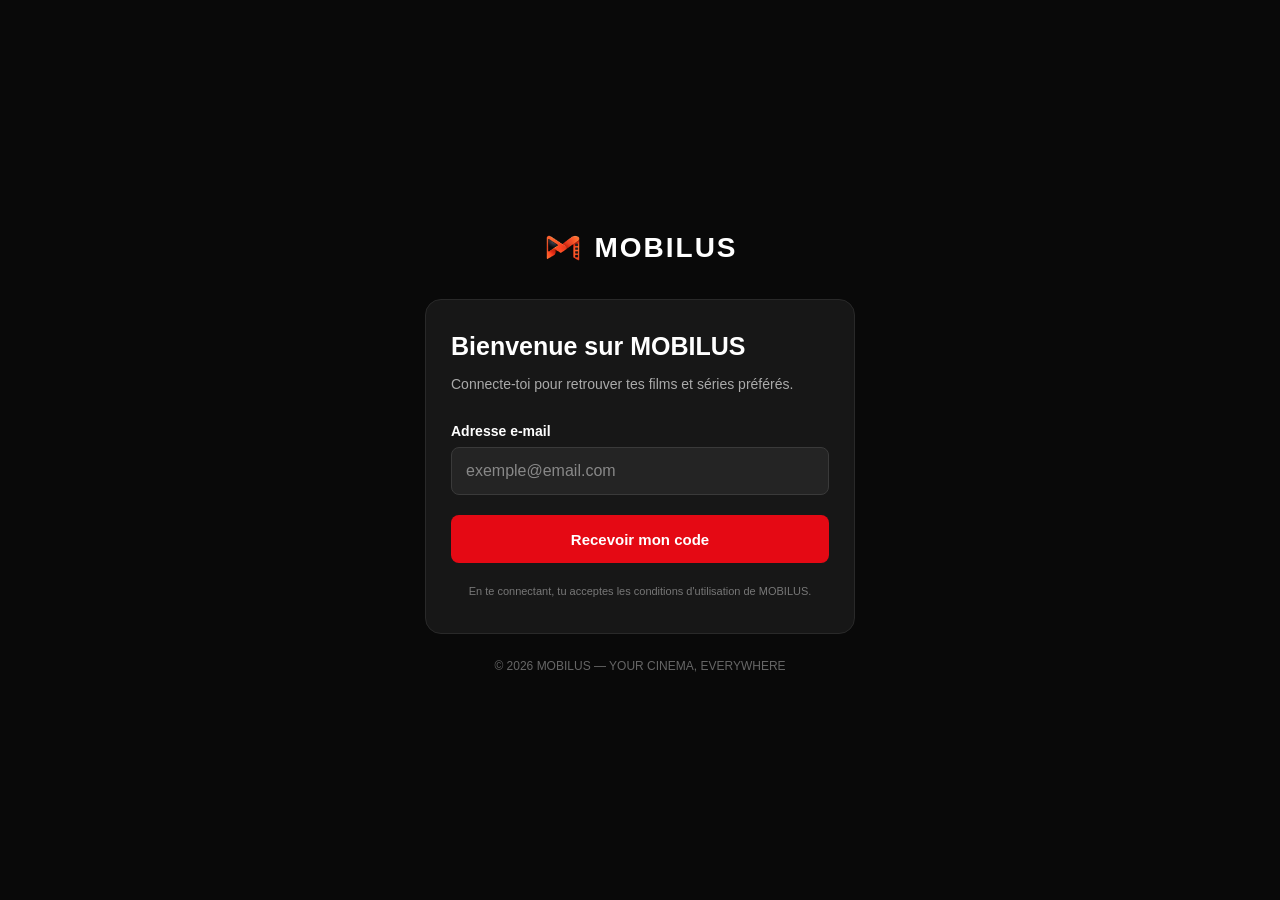
<file: recents.html>
<!DOCTYPE html>
<html lang="fr">
<head>
    <meta charset="UTF-8">
    <meta name="viewport" content="width=device-width, initial-scale=1.0">
    <meta name="theme-color" content="#080808">
    <title>Récents — MOBILUS</title>
<style>
    * {
        margin: 0;
        padding: 0;
        box-sizing: border-box;
    }
    :root {
        --fond: #080808;
        --carte: #151515;
        --rouge: #e50914;
        --jaune: #ffd400;
        --texte: #ffffff;
        --gris: #a0a0a0;
    }
    body {
        background: var(--fond);
        color: var(--texte);
        font-family: Arial, Helvetica, sans-serif;
        min-height: 100vh;
        padding-bottom: 110px;
    }
    #mobilus-loading {
        position: fixed;
        inset: 0;
        z-index: 99999;
        display: flex;
        align-items: center;
        justify-content: center;
        background: #080808;
        opacity: 1;
        visibility: visible;
        transition: opacity 0.2s ease, visibility 0.2s ease;
    }
    #mobilus-loading.hidden {
        opacity: 0;
        visibility: hidden;
        pointer-events: none;
    }
    .loading-circle {
        width: 48px;
        height: 48px;
        border: 4px solid #333;
        border-top-color: var(--jaune);
        border-radius: 50%;
        animation: mobilusRotate 0.8s linear infinite;
    }
    @keyframes mobilusRotate {
        to { transform: rotate(360deg); }
    }
    header {
        position: sticky;
        top: 0;
        z-index: 900;
        display: flex;
        align-items: center;
        justify-content: space-between;
        padding: 20px 16px;
        background: rgba(8, 8, 8, 0.96);
        border-bottom: 1px solid #222;
        transition: transform 0.3s ease;
    }
    header.mobilus-cache {
        transform: translateY(-110%);
    }
    .logo {
        color: white;
        text-decoration: none;
        font-size: 25px;
        font-weight: 900;
        letter-spacing: 1px;
    }
    .logo span {
        color: var(--rouge);
    }
    .sous-titre {
        color: var(--gris);
        font-size: 10px;
        margin-top: 4px;
        letter-spacing: 1.5px;
    }
    .bouton-profil {
        width: 42px;
        height: 42px;
        border: none;
        border-radius: 50%;
        background: #242424;
        color: white;
        font-size: 20px;
        cursor: pointer;
    }
    main {
        max-width: 1100px;
        margin: auto;
        padding: 25px 16px;
    }
    .entete-page {
        margin-bottom: 25px;
    }
    .entete-page h1 {
        font-size: 28px;
        margin-bottom: 10px;
    }
    .entete-page p {
        color: var(--gris);
        font-size: 14px;
        line-height: 1.7;
    }
    .ligne-titre {
        display: flex;
        align-items: center;
        justify-content: space-between;
        gap: 12px;
        margin-bottom: 18px;
    }
    .ligne-titre h2 {
        font-size: 18px;
    }
    .compteur {
        color: var(--gris);
        font-size: 12px;
    }
    .movie-grid {
        display: grid;
        grid-template-columns: repeat(2, minmax(0, 1fr));
        gap: 14px;
    }
    .movie-card {
        min-width: 0;
        overflow: hidden;
        background: var(--carte);
        border: 1px solid #252525;
        border-radius: 12px;
        cursor: pointer;
        transition: transform 0.2s ease;
    }
    .movie-card:active {
        transform: scale(0.97);
    }
    .movie-poster {
        display: block;
        width: 100%;
        aspect-ratio: 2 / 3;
        object-fit: cover;
        background: #222;
    }
    .poster-vide {
        display: flex;
        align-items: center;
        justify-content: center;
        aspect-ratio: 2 / 3;
        background: #202020;
        color: var(--rouge);
        font-size: 42px;
        font-weight: bold;
    }
    .movie-info {
        padding: 11px;
    }
    .movie-info h3 {
        font-size: 14px;
        line-height: 1.4;
        margin-bottom: 6px;
        overflow-wrap: anywhere;
    }
    .movie-info p {
        color: var(--gris);
        font-size: 12px;
        line-height: 1.5;
    }
    .message-vide {
        text-align: center;
        padding: 40px 18px;
        border: 1px dashed #333;
        border-radius: 14px;
        background: #101010;
    }
    .message-vide[hidden] {
        display: none;
    }
    .icone-horloge {
        font-size: 42px;
        margin-bottom: 15px;
    }
    .message-vide h2 {
        font-size: 18px;
        margin-bottom: 10px;
    }
    .message-vide p {
        color: var(--gris);
        font-size: 13px;
        line-height: 1.7;
        margin-bottom: 20px;
    }
    .bouton-explorer {
        display: inline-block;
        padding: 12px 18px;
        border-radius: 8px;
        background: var(--rouge);
        color: white;
        text-decoration: none;
        font-size: 14px;
        font-weight: bold;
    }
    .nav-bas {
        position: fixed;
        z-index: 1000;
        bottom: calc(14px + env(safe-area-inset-bottom));
        left: 18px;
        right: 18px;
        min-height: 68px;
        display: grid;
        grid-template-columns: repeat(4, minmax(0, 1fr));
        align-items: center;
        padding: 9px 8px;
        background: rgba(17, 17, 17, 0.94);
        border: 1px solid #383838;
        border-radius: 22px;
        backdrop-filter: blur(18px);
        -webkit-backdrop-filter: blur(18px);
        box-shadow: 0 8px 30px rgba(0, 0, 0, 0.55);
        transition: transform 0.3s ease, opacity 0.3s ease;
    }
    .nav-bas.mobilus-cache {
        transform: translateY(130%);
        opacity: 0;
        pointer-events: none;
    }
    .nav-item {
        min-width: 0;
        display: flex;
        flex-direction: column;
        align-items: center;
        justify-content: center;
        gap: 5px;
        padding: 5px 2px;
        color: #929292;
        text-decoration: none;
        font-size: 10px;
        white-space: nowrap;
    }
    .nav-item svg {
        width: 22px;
        height: 22px;
        fill: none;
        stroke: currentColor;
        stroke-width: 1.8;
        stroke-linecap: round;
        stroke-linejoin: round;
    }
    .nav-item.active {
        color: var(--rouge);
    }
    @media (min-width: 600px) {
        main {
            padding: 35px 25px;
        }
        .movie-grid {
            grid-template-columns: repeat(4, minmax(0, 1fr));
            gap: 20px;
        }
        .entete-page h1 {
            font-size: 32px;
        }
        .nav-bas {
            left: 25%;
            right: 25%;
        }
    }
</style>
</head>
<body>
<div id="mobilus-loading" class="hidden" aria-hidden="true">
    <div class="loading-circle"></div>
</div>
<header id="pageHeader">
    <div>
        <a href="index.html" class="logo">
            M<span>O</span>BILUS
        </a>
        <p class="sous-titre">YOUR CINEMA, EVERYWHERE</p>
    </div>
<button
    class="bouton-profil"
    type="button"
    onclick="window.location.href='profil.html'"
    aria-label="Ouvrir le profil">
    ♙
</button>
</header>
<main>
    <section class="entete-page">
        <h1>Récemment regardés</h1>
        <p>
            Retrouvez les films et les séries que vous avez
            récemment ouverts sur MOBILUS.
        </p>
    </section>
<div class="ligne-titre">
    <h2>Votre historique</h2>
    <span class="compteur" id="recentCount">0 film</span>
</div>
<div id="recentGrid" class="movie-grid"></div>
<div id="emptyRecent" class="message-vide" hidden>
    <div class="icone-horloge">◷</div>
    <h2>Aucun contenu récent</h2>
    <p>
        Les films que vous ouvrez apparaîtront ici,
        pour vous permettre de les retrouver facilement.
    </p>
    <a href="index.html" class="bouton-explorer">
        Explorer les films
    </a>
</div>
</main>
<nav class="nav-bas" aria-label="Navigation principale">
<a href="index.html" class="nav-item" id="navAccueil">
    <svg viewBox="0 0 24 24" aria-hidden="true">
        <path d="m3 10 9-7 9 7"></path>
        <path d="M5 9v12h14V9"></path>
        <path d="M9 21v-7h6v7"></path>
    </svg>
    <span>Accueil</span>
</a>
<a href="telechargements.html"
   class="nav-item"
   id="navTelechargements">
    <svg viewBox="0 0 24 24" aria-hidden="true">
        <path d="M21 15v4a2 2 0 0 1-2 2H5a2 2 0 0 1-2-2v-4"></path>
        <path d="m7 10 5 5 5-5"></path>
        <path d="M12 15V3"></path>
    </svg>
    <span>Téléchargements</span>
</a>
<a href="recents.html"
   class="nav-item active"
   id="navRecent"
   aria-current="page">
    <svg viewBox="0 0 24 24" aria-hidden="true">
        <circle cx="12" cy="12" r="9"></circle>
        <path d="M12 7v5l3 2"></path>
    </svg>
    <span>Récents</span>
</a>
<a href="profil.html" class="nav-item" id="navProfil">
    <svg viewBox="0 0 24 24" aria-hidden="true">
        <circle cx="12" cy="8" r="4"></circle>
        <path d="M4 21a8 8 0 0 1 16 0"></path>
    </svg>
    <span>Profil</span>
</a>
</nav>
<script>
    if (localStorage.getItem("mobilusConnecte") !== "oui") {
        window.location.replace("connexion.html");
    }
</script>
<script src="films.js"></script>
<script>
document.addEventListener("DOMContentLoaded", function () {
    const grid = document.getElementById("recentGrid");
    const empty = document.getElementById("emptyRecent");
    const count = document.getElementById("recentCount");
    let historiques = [];
    try {
        historiques = JSON.parse(
            localStorage.getItem("mobilusRecents") || "[]"
        );
        if (!Array.isArray(historiques)) {
            historiques = [];
        }
    } catch (erreur) {
        historiques = [];
    }
    function creerCarte(film) {
        const carte = document.createElement("article");
        carte.className = "movie-card";
        carte.tabIndex = 0;
        carte.setAttribute("role", "link");
        const titre = film.title || "Film sans titre";
        const annee = film.year || "";
        const categorie = film.category || film.type || "Contenu";
        if (film.image) {
            const image = document.createElement("img");
            image.className = "movie-poster";
            image.src = film.image;
            image.alt = "Affiche de " + titre;
            image.loading = "lazy";
            image.onerror = function () {
                const remplacement = document.createElement("div");
                remplacement.className = "poster-vide";
                remplacement.textContent = "M";
                image.replaceWith(remplacement);
            };
            carte.appendChild(image);
        } else {
            const remplacement = document.createElement("div");
            remplacement.className = "poster-vide";
            remplacement.textContent = "M";
            carte.appendChild(remplacement);
        }
        const infos = document.createElement("div");
        infos.className = "movie-info";
        const nom = document.createElement("h3");
        nom.textContent = titre;
        const details = document.createElement("p");
        details.textContent = [annee, categorie]
            .filter(Boolean)
            .join(" • ");
        infos.appendChild(nom);
        infos.appendChild(details);
        carte.appendChild(infos);
        function ouvrirFilm() {
            if (film.id !== undefined && film.id !== null) {
                window.location.href =
                    "film.html?id=" + encodeURIComponent(film.id);
            }
        }
        carte.addEventListener("click", ouvrirFilm);
        carte.addEventListener("keydown", function (event) {
            if (event.key === "Enter" || event.key === " ") {
                event.preventDefault();
                ouvrirFilm();
            }
        });
        return carte;
    }
    historiques.forEach(function (film) {
        if (film && typeof film === "object") {
            grid.appendChild(creerCarte(film));
        }
    });
    const nombre = grid.querySelectorAll(".movie-card").length;
    count.textContent =
        nombre + (nombre > 1 ? " films" : " film");
    empty.hidden = nombre !== 0;
});
</script>
<script>
(function () {
    const loading = document.getElementById("mobilus-loading");
    if (!loading) return;
    const boutons = [
        "navAccueil",
        "navTelechargements",
        "navRecent",
        "navProfil"
    ];
    let navigationEnCours = false;
    boutons.forEach(function (id) {
        const bouton = document.getElementById(id);
        if (!bouton) return;
        bouton.addEventListener("click", function (event) {
            const destination = bouton.getAttribute("href");
            if (!destination || destination === "recents.html") return;
            event.preventDefault();
            if (navigationEnCours) return;
            navigationEnCours = true;
            loading.classList.remove("hidden");
            loading.setAttribute("aria-hidden", "false");
            setTimeout(function () {
                window.location.href = destination;
            }, 2000);
        });
    });
})();
</script>
<script>
(function () {
    const header = document.getElementById("pageHeader");
    const nav = document.querySelector(".nav-bas");
    let dernierScroll = window.scrollY;
    let ticking = false;
    function gererDefilement() {
        const position = window.scrollY;
        const difference = position - dernierScroll;
        if (position < 80) {
            header.classList.remove("mobilus-cache");
            nav.classList.remove("mobilus-cache");
        } else if (difference > 5) {
            header.classList.add("mobilus-cache");
            nav.classList.add("mobilus-cache");
        } else if (difference < -5) {
            header.classList.remove("mobilus-cache");
            nav.classList.remove("mobilus-cache");
        }
        dernierScroll = position;
        ticking = false;
    }
    window.addEventListener("scroll", function () {
        if (!ticking) {
            window.requestAnimationFrame(gererDefilement);
            ticking = true;
        }
    }, { passive: true });
})();
</script>
</body>
</html>
</file>
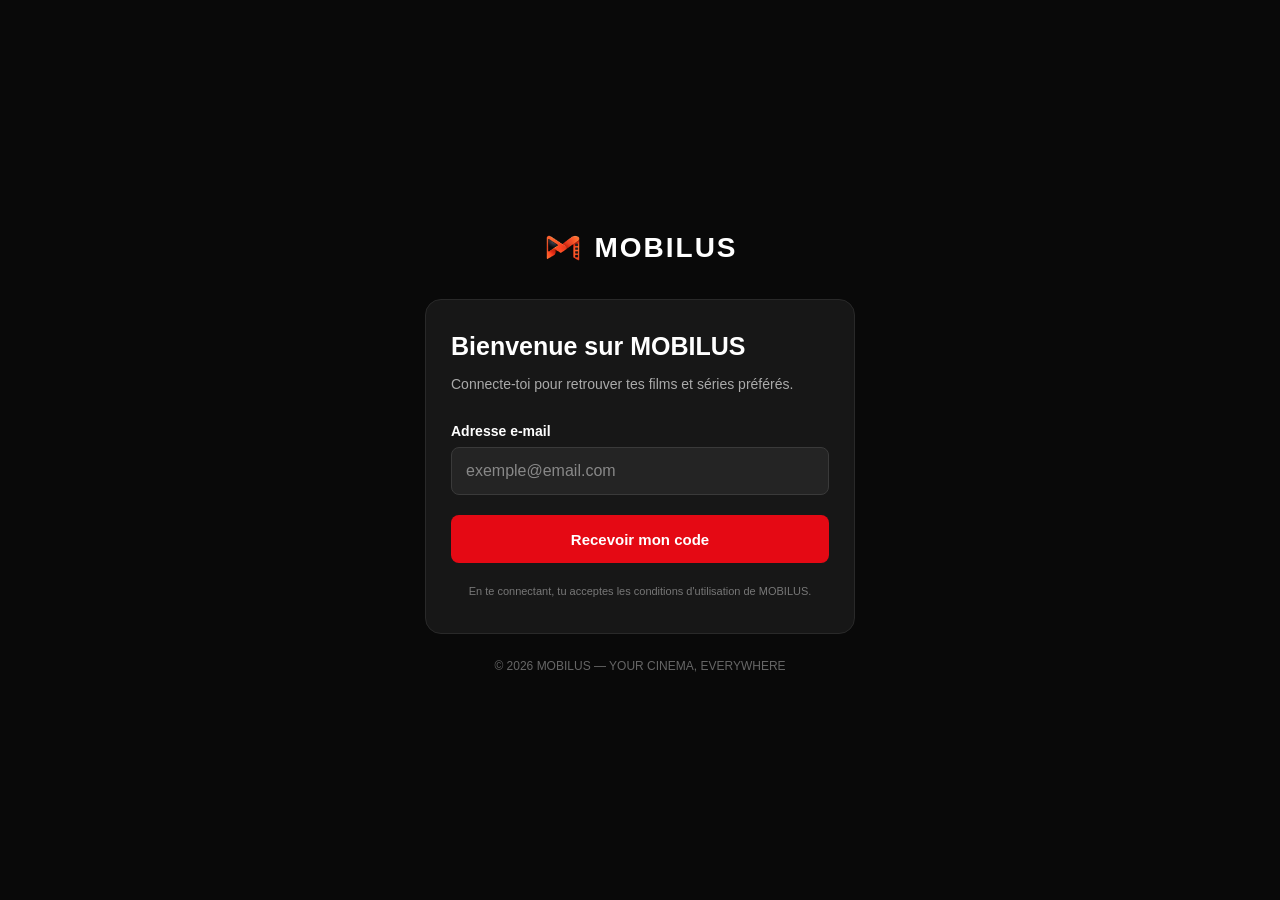
<file: telechargements.html>
<!DOCTYPE html>
<html lang="fr">
<head>
    <meta charset="UTF-8">
    <meta name="viewport" content="width=device-width, initial-scale=1.0">
    <meta name="theme-color" content="#080808">
    <meta name="description" content="Retrouvez vos téléchargements sur MOBILUS.">

    <title>Téléchargements — MOBILUS</title>

    <style>
        * {
            margin: 0;
            padding: 0;
            box-sizing: border-box;
        }

        :root {
            --fond: #080808;
            --carte: #151515;
            --rouge: #e50914;
            --texte: #ffffff;
            --gris: #a0a0a0;
        }

        html {
            scroll-behavior: smooth;
        }

        body {
            background: var(--fond);
            color: var(--texte);
            font-family: Arial, Helvetica, sans-serif;
            min-height: 100vh;
            padding-bottom: 110px;
        }

        button, a {
            -webkit-tap-highlight-color: transparent;
        }

        /* CHARGEMENT MOBILUS */

        #mobilus-loading {
            position: fixed;
            inset: 0;
            z-index: 99999;
            display: flex;
            align-items: center;
            justify-content: center;
            background: #080808;
            opacity: 1;
            visibility: visible;
            transition: opacity .3s ease, visibility .3s ease;
        }

        #mobilus-loading.hidden {
            opacity: 0;
            visibility: hidden;
            pointer-events: none;
        }

        .loading-circle {
            width: 48px;
            height: 48px;
            border: 4px solid #333;
            border-top-color: #ffd400;
            border-radius: 50%;
            animation: mobilusRotate .8s linear infinite;
        }

        @keyframes mobilusRotate {
            to {
                transform: rotate(360deg);
            }
        }

        /* EN-TÊTE */

        header {
            position: sticky;
            top: 0;
            z-index: 900;
            display: flex;
            align-items: center;
            justify-content: space-between;
            padding: 14px 18px;
            background: rgba(9, 9, 9, .96);
            border-bottom: 1px solid #222;
            backdrop-filter: blur(12px);
            -webkit-backdrop-filter: blur(12px);
            transition: transform .3s ease;
        }

        .logo {
            font-size: 25px;
            font-weight: 900;
            letter-spacing: 1px;
            color: white;
            text-decoration: none;
        }

        .logo span {
            color: var(--rouge);
        }

        .sous-titre {
            color: var(--gris);
            font-size: 10px;
            margin-top: 4px;
            letter-spacing: 1.5px;
        }

        .bouton-profil {
            width: 42px;
            height: 42px;
            border: 1px solid #383838;
            border-radius: 50%;
            background: #242424;
            color: white;
            font-size: 20px;
            cursor: pointer;
        }

        /* CONTENU */

        main {
            padding: 24px 16px;
            max-width: 1100px;
            margin: auto;
        }

        .entete-page {
            margin-bottom: 25px;
        }

        .entete-page h1 {
            font-size: 27px;
            margin-bottom: 9px;
        }

        .entete-page p {
            font-size: 14px;
            line-height: 1.6;
            color: var(--gris);
        }

        .ligne-titre {
            display: flex;
            align-items: center;
            justify-content: space-between;
            gap: 12px;
            margin-bottom: 18px;
        }

        .ligne-titre h2 {
            font-size: 18px;
        }

        .compteur {
            color: var(--gris);
            font-size: 12px;
        }

        /* GRILLE DES FILMS */

        .movie-grid {
            display: grid;
            grid-template-columns: repeat(2, minmax(0, 1fr));
            gap: 14px;
        }

        .movie-card {
            min-width: 0;
            overflow: hidden;
            background: var(--carte);
            border-radius: 12px;
            border: 1px solid #252525;
            cursor: pointer;
            transition: transform .2s ease;
        }

        .movie-card:active {
            transform: scale(.97);
        }

        .movie-poster {
            width: 100%;
            aspect-ratio: 2 / 3;
            object-fit: cover;
            display: block;
            background: #222;
        }

        .movie-info {
            padding: 11px;
        }

        .movie-info h3 {
            font-size: 14px;
            line-height: 1.4;
            margin-bottom: 6px;
            overflow-wrap: anywhere;
        }

        .movie-info p {
            color: var(--gris);
            font-size: 12px;
            line-height: 1.5;
        }

        /* BIBLIOTHÈQUE VIDE */

        .message-vide {
            text-align: center;
            padding: 45px 18px;
            border: 1px dashed #333;
            border-radius: 14px;
            background: #101010;
        }

        .message-vide .icone {
            font-size: 42px;
            margin-bottom: 15px;
        }

        .message-vide h2 {
            font-size: 18px;
            margin-bottom: 10px;
        }

        .message-vide p {
            color: var(--gris);
            font-size: 13px;
            line-height: 1.7;
            margin-bottom: 20px;
        }

        .bouton-explorer {
            display: inline-block;
            background: var(--rouge);
            color: white;
            text-decoration: none;
            padding: 12px 18px;
            border-radius: 8px;
            font-size: 14px;
            font-weight: bold;
        }

        /* MENU INFÉRIEUR MOBILUS */

        .nav-bas {
            position: fixed;
            bottom: calc(14px + env(safe-area-inset-bottom));
            left: 18px;
            right: 18px;
            z-index: 2000;

            display: flex;
            align-items: center;
            justify-content: space-around;
            gap: 4px;

            min-height: 68px;
            padding: 9px 8px;

            background: rgba(18, 18, 18, .96);
            border: 1px solid #383838;
            border-radius: 22px;

            backdrop-filter: blur(18px);
            -webkit-backdrop-filter: blur(18px);

            box-shadow: 0 8px 30px rgba(0, 0, 0, .45);

            transition: transform .3s ease;
        }

        .nav-item {
            flex: 1;
            min-width: 0;

            display: flex;
            flex-direction: column;
            align-items: center;
            justify-content: center;
            gap: 5px;

            color: #999999;
            text-decoration: none;
            font-size: 10px;
            font-weight: 600;
            padding: 5px 2px;

            transition: color .2s ease;
        }

        .nav-item svg {
            width: 22px;
            height: 22px;
            stroke: currentColor;
            fill: none;
            stroke-width: 1.8;
            stroke-linecap: round;
            stroke-linejoin: round;
        }

        .nav-item.active {
            color: var(--rouge);
        }

        .nav-item:active {
            transform: scale(.94);
        }

        /* MASQUER LES MENUS AU DÉFILEMENT */

        header.mobilus-cache {
            transform: translateY(-110%);
        }

        .nav-bas.mobilus-cache {
            transform: translateY(110%);
        }

        /* ÉCRANS PLUS GRANDS */

        @media (min-width: 600px) {
            main {
                padding: 35px 25px;
            }

            .movie-grid {
                grid-template-columns: repeat(4, minmax(0, 1fr));
                gap: 20px;
            }

            .entete-page h1 {
                font-size: 32px;
            }
        }

        @media (min-width: 900px) {
            .nav-bas {
                left: 25%;
                right: 25%;
            }
        }

        @media (prefers-reduced-motion: reduce) {
            header,
            .nav-bas,
            #mobilus-loading {
                transition: none;
            }
        }
    </style>
</head>

<body>

    <!-- ÉCRAN DE CHARGEMENT -->

    <div id="mobilus-loading" class="hidden" aria-hidden="true">
        <div class="loading-circle"></div>
    </div>

    <!-- EN-TÊTE -->

    <header>

        <div>
            <a href="index.html" class="logo">
                M<span>O</span>BILUS
            </a>

            <p class="sous-titre">
                YOUR CINEMA, EVERYWHERE
            </p>
        </div>

        <button
            class="bouton-profil"
            type="button"
            onclick="window.location.href='profil.html'"
            aria-label="Ouvrir le profil">
            ♙
        </button>

    </header>

    <!-- CONTENU PRINCIPAL -->

    <main>

        <section class="entete-page">

            <h1>Mes téléchargements</h1>

            <p>
                Retrouvez ici les films que vous avez ajoutés à votre
                espace de téléchargements.
            </p>

        </section>

        <div class="ligne-titre">

            <h2>Ma bibliothèque</h2>

            <span class="compteur" id="downloadsCount">
                0 film
            </span>

        </div>

        <div id="downloadsGrid" class="movie-grid"></div>

        <div id="emptyDownloads" class="message-vide" hidden>

            <div class="icone">↓</div>

            <h2>Aucun téléchargement</h2>

            <p>
                Votre bibliothèque est vide pour le moment.
                Explorez le catalogue pour découvrir des films.
            </p>

            <a href="index.html" class="bouton-explorer">
                Explorer les films
            </a>

        </div>

    </main>

    <!-- MENU INFÉRIEUR -->

    <nav class="nav-bas" aria-label="Navigation principale">

        <a href="index.html" class="nav-item" id="navAccueil">

            <svg viewBox="0 0 24 24" aria-hidden="true">
                <path d="m3 10 9-7 9 7"></path>
                <path d="M5 9v12h14V9"></path>
                <path d="M9 21v-7h6v7"></path>
            </svg>

            <span>Accueil</span>

        </a>

        <a href="telechargements.html"
           class="nav-item active"
           id="navTelechargements"
           aria-current="page">

            <svg viewBox="0 0 24 24" aria-hidden="true">
                <path d="M21 15v4a2 2 0 0 1-2 2H5a2 2 0 0 1-2-2v-4"></path>
                <path d="m7 10 5 5 5-5"></path>
                <path d="M12 15V3"></path>
            </svg>

            <span>Téléchargements</span>

        </a>

        <a href="recents.html" class="nav-item" id="navRecent">

            <svg viewBox="0 0 24 24" aria-hidden="true">
                <circle cx="12" cy="12" r="9"></circle>
                <path d="M12 7v5l3 2"></path>
            </svg>

            <span>Récents</span>

        </a>

        <a href="profil.html" class="nav-item" id="navProfil">

            <svg viewBox="0 0 24 24" aria-hidden="true">
                <circle cx="12" cy="8" r="4"></circle>
                <path d="M4 21a8 8 0 0 1 16 0"></path>
            </svg>

            <span>Profil</span>

        </a>

    </nav>

    <!-- VÉRIFICATION DE CONNEXION -->

    <script>
        if (localStorage.getItem("mobilusConnecte") !== "oui") {
            window.location.replace("connexion.html");
        }
    </script>

    <!-- FICHIERS DU SITE -->

    <script src="films.js"></script>
    <script src="app.js"></script>

    <!-- COMPTEUR DES TÉLÉCHARGEMENTS -->

    <script>
        document.addEventListener("DOMContentLoaded", function () {

            const grid = document.getElementById("downloadsGrid");
            const empty = document.getElementById("emptyDownloads");
            const count = document.getElementById("downloadsCount");

            function actualiserEtat() {

                if (!grid || !empty || !count) return;

                const nombre =
                    grid.querySelectorAll(".movie-card").length;

                count.textContent =
                    nombre + (nombre > 1 ? " films" : " film");

                empty.hidden = nombre !== 0;
                grid.hidden = nombre === 0;

            }

            actualiserEtat();

            if (grid) {

                const observer = new MutationObserver(actualiserEtat);

                observer.observe(grid, {
                    childList: true,
                    subtree: true
                });

            }

        });
    </script>

    <!-- NAVIGATION ET ANIMATION -->

    <script>
        (function () {

            "use strict";

            const loading =
                document.getElementById("mobilus-loading");

            const boutons = [
                "navAccueil",
                "navTelechargements",
                "navRecent",
                "navProfil"
            ];

            let navigationEnCours = false;

            boutons.forEach(function (id) {

                const bouton = document.getElementById(id);

                if (!bouton) return;

                bouton.addEventListener("click", function (event) {

                    const destination =
                        bouton.getAttribute("href");

                    if (!destination) return;

                    event.preventDefault();

                    if (navigationEnCours) return;

                    navigationEnCours = true;

                    loading.classList.remove("hidden");

                    loading.setAttribute("aria-hidden", "false");

                    setTimeout(function () {

                        window.location.href = destination;

                    }, 3000);

                });

            });

            // MASQUER ET RÉAFFICHER LES MENUS AU DÉFILEMENT

            let dernierePosition = window.scrollY;
            let defilementEnCours = false;

            const header = document.querySelector("header");
            const menu = document.querySelector(".nav-bas");

            window.addEventListener("scroll", function () {

                if (defilementEnCours) return;

                defilementEnCours = true;

                requestAnimationFrame(function () {

                    const positionActuelle = window.scrollY;

                    const difference =
                        positionActuelle - dernierePosition;

                    if (positionActuelle < 80) {

                        header.classList.remove("mobilus-cache");
                        menu.classList.remove("mobilus-cache");

                    } else if (difference > 5) {

                        header.classList.add("mobilus-cache");
                        menu.classList.add("mobilus-cache");

                    } else if (difference < -5) {

                        header.classList.remove("mobilus-cache");
                        menu.classList.remove("mobilus-cache");

                    }

                    dernierePosition = positionActuelle;
                    defilementEnCours = false;

                });

            }, { passive: true });

        })();
    </script>

</body>
</html>
</file>
<file: connexion.css>
* {
    margin: 0;
    padding: 0;
    box-sizing: border-box;
    }

body {
font-family: Arial, Helvetica, sans-serif;
background: #090909;
color: #ffffff;
min-height: 100vh;
min-height: 100dvh;
}

.connexion-container {
width: 100%;
min-height: 100vh;
min-height: 100dvh;
padding: 30px 20px;
display: flex;
flex-direction: column;
align-items: center;
justify-content: center;
}

.logo {
display: flex;
align-items: center;
justify-content: center;
gap: 10px;
margin-bottom: 30px;
text-decoration: none;
}

.logo img {
width: 42px;
height: 42px;
object-fit: contain;
}

.logo-nom {
font-size: 28px;
font-weight: 900;
letter-spacing: 2px;
color: #ffffff;
}

.connexion-box {
width: 100%;
max-width: 430px;
padding: 32px 25px;
background: #171717;
border: 1px solid #292929;
border-radius: 16px;
}

.connexion-box h1 {
font-size: 25px;
margin-bottom: 12px;
}

.sous-titre {
color: #aaaaaa;
font-size: 14px;
line-height: 1.6;
margin-bottom: 28px;
}

form {
display: flex;
flex-direction: column;
}

label {
display: block;
font-size: 14px;
margin-bottom: 8px;
font-weight: bold;
}

input {
width: 100%;
padding: 14px;
margin-bottom: 20px;
background: #242424;
border: 1px solid #3a3a3a;
border-radius: 8px;
color: #ffffff;
font-size: 16px;
outline: none;
}

input:focus {
border-color: #e50914;
}

input::placeholder {
color: #888888;
}

button {
width: 100%;
min-height: 48px;
padding: 14px;
border: none;
border-radius: 8px;
font-size: 15px;
font-weight: bold;
cursor: pointer;
transition: background 0.2s ease, opacity 0.2s ease;
}

#boutonConnexion,
#boutonVerifier {
background: #e50914;
color: #ffffff;
}

#boutonConnexion:hover,
#boutonVerifier:hover {
background: #b80710;
}

#boutonRetour,
#boutonRenvoyer {
margin-top: 12px;
background: #292929;
color: #ffffff;
border: 1px solid #414141;
}

#boutonRetour:hover,
#boutonRenvoyer:hover {
background: #383838;
}

button:disabled {
opacity: 0.6;
cursor: not-allowed;
}

#message {
margin-top: 18px;
font-size: 13px;
line-height: 1.5;
overflow-wrap: anywhere;
}

.erreur {
color: #ff6464;
}

.succes {
color: #65df91;
}

.conditions {
margin-top: 20px;
font-size: 11px;
color: #777777;
line-height: 1.6;
text-align: center;
}

footer {
margin-top: 25px;
color: #666666;
font-size: 12px;
text-align: center;
}

@media (max-width: 400px) {
.connexion-container {
padding: 25px 15px;
}

.connexion-box {
    padding: 25px 18px;
}
.connexion-box h1 {
    font-size: 22px;
}
.logo-nom {
    font-size: 25px;
}

}
</file>
